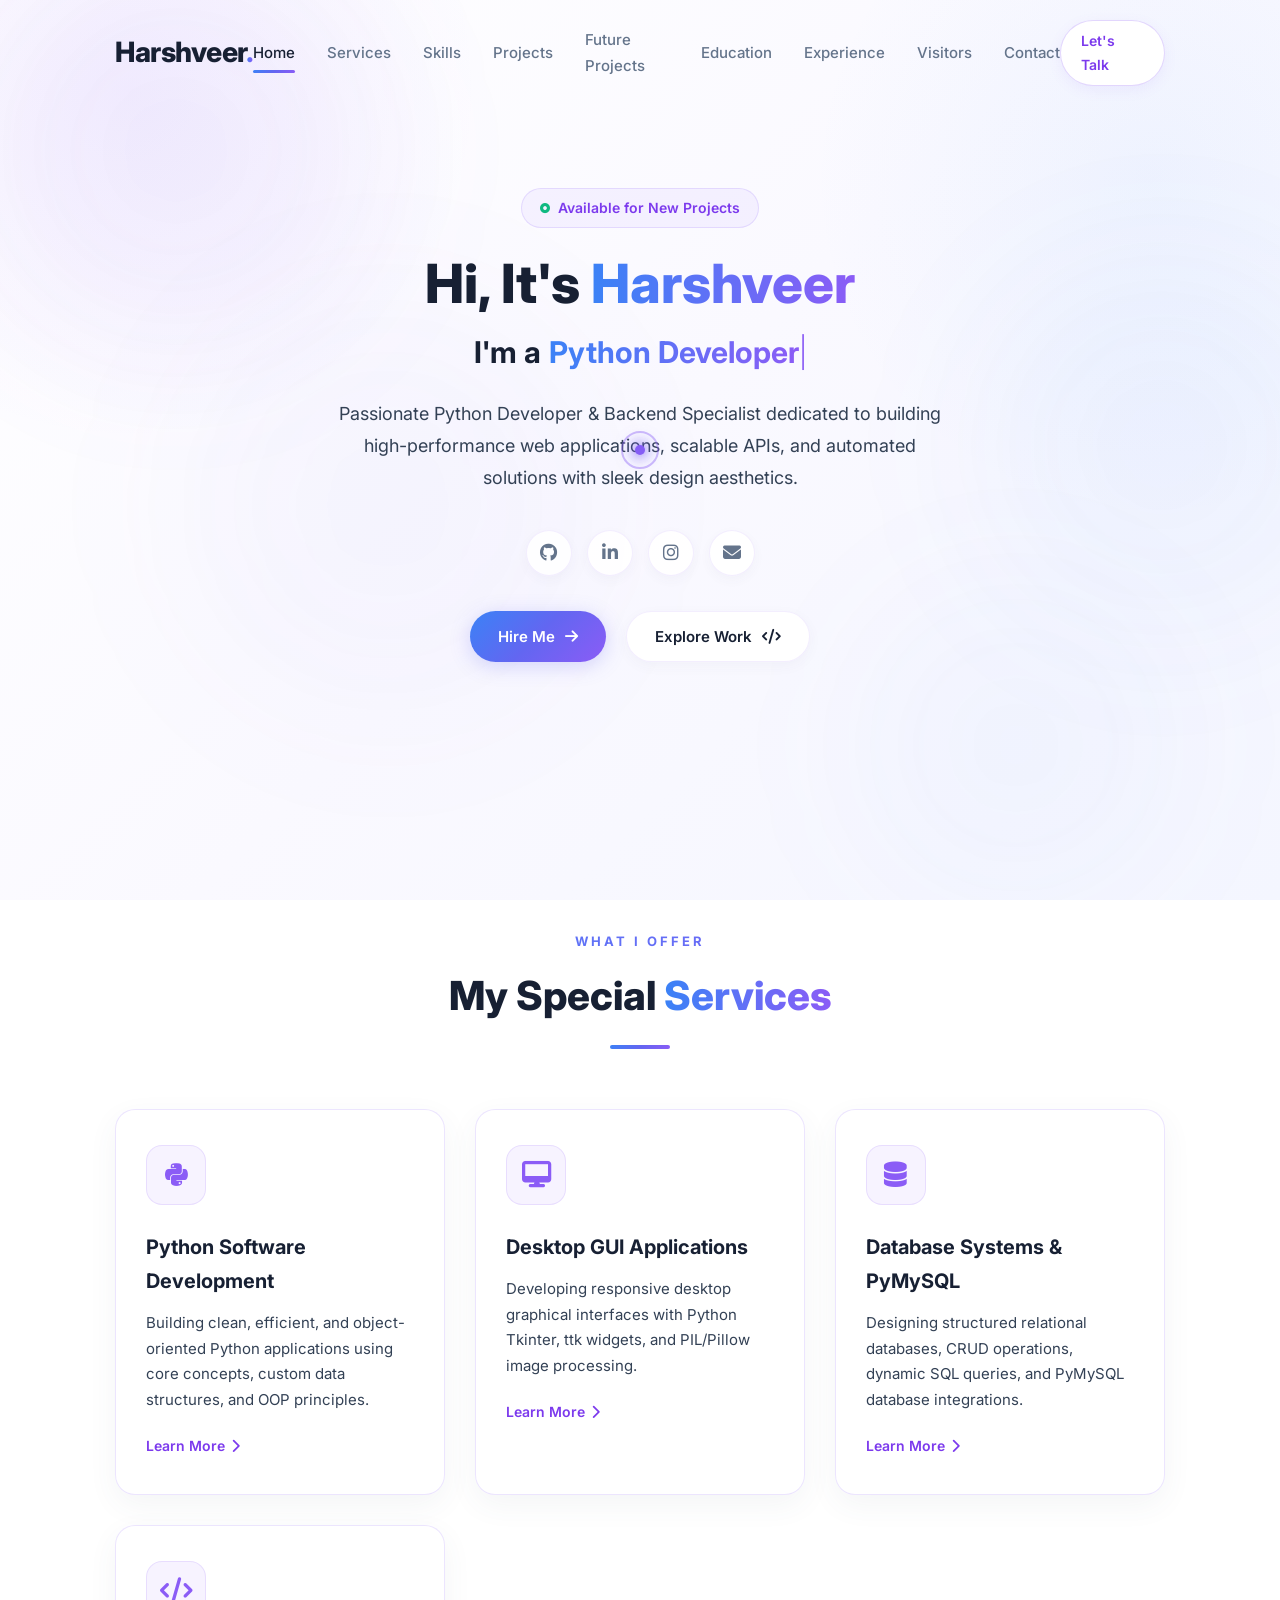
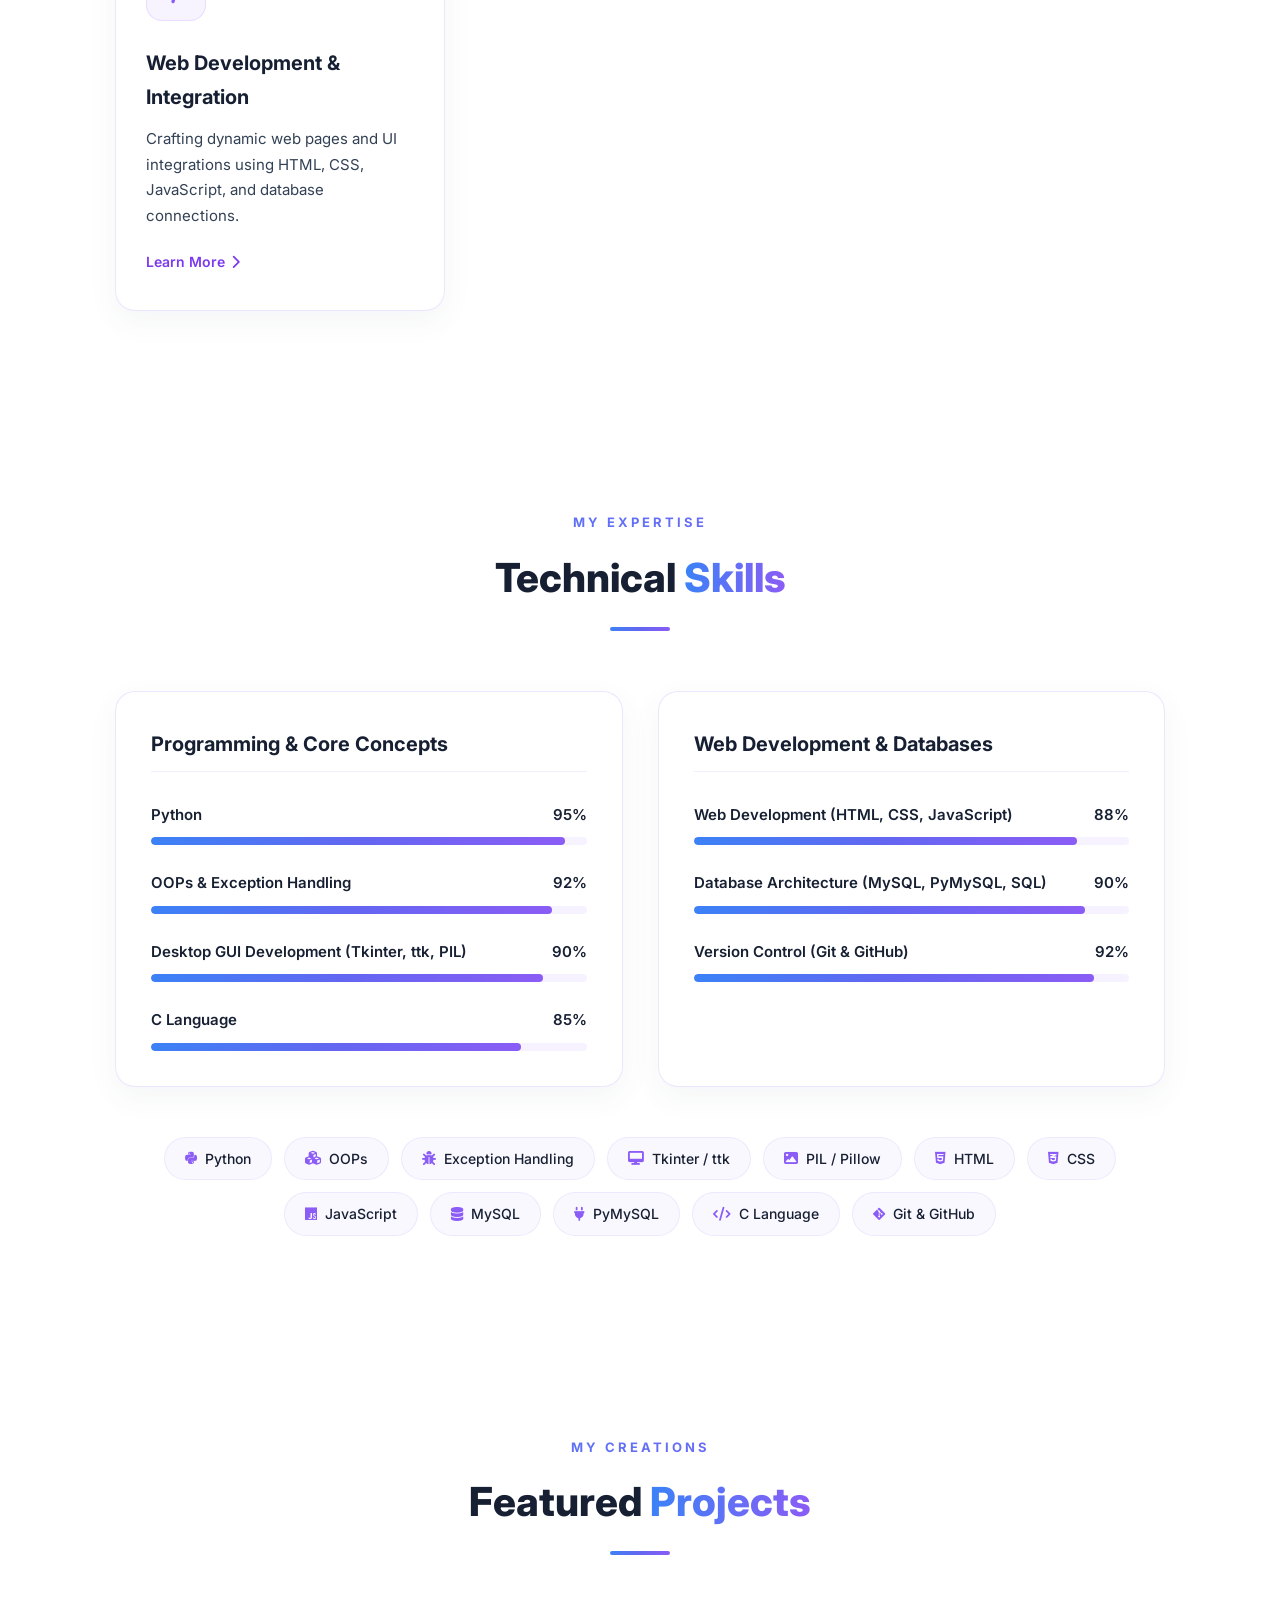
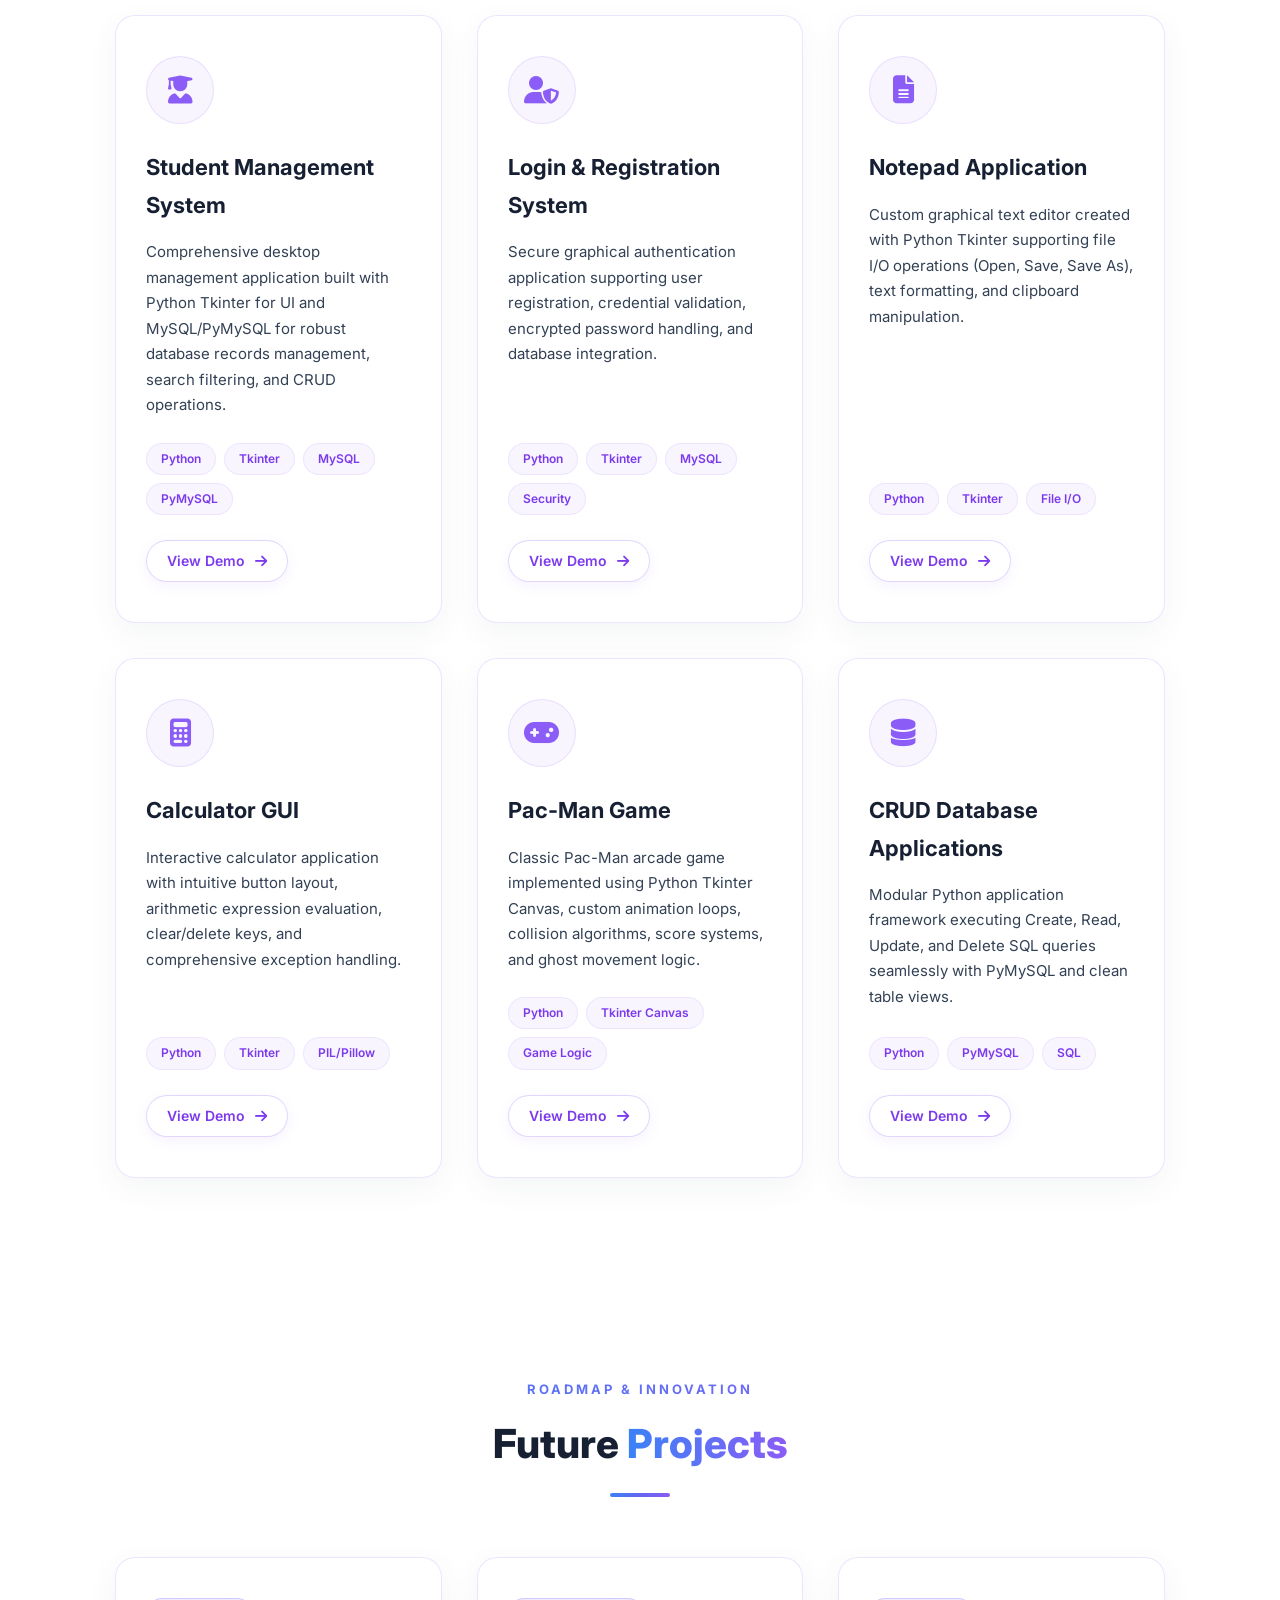
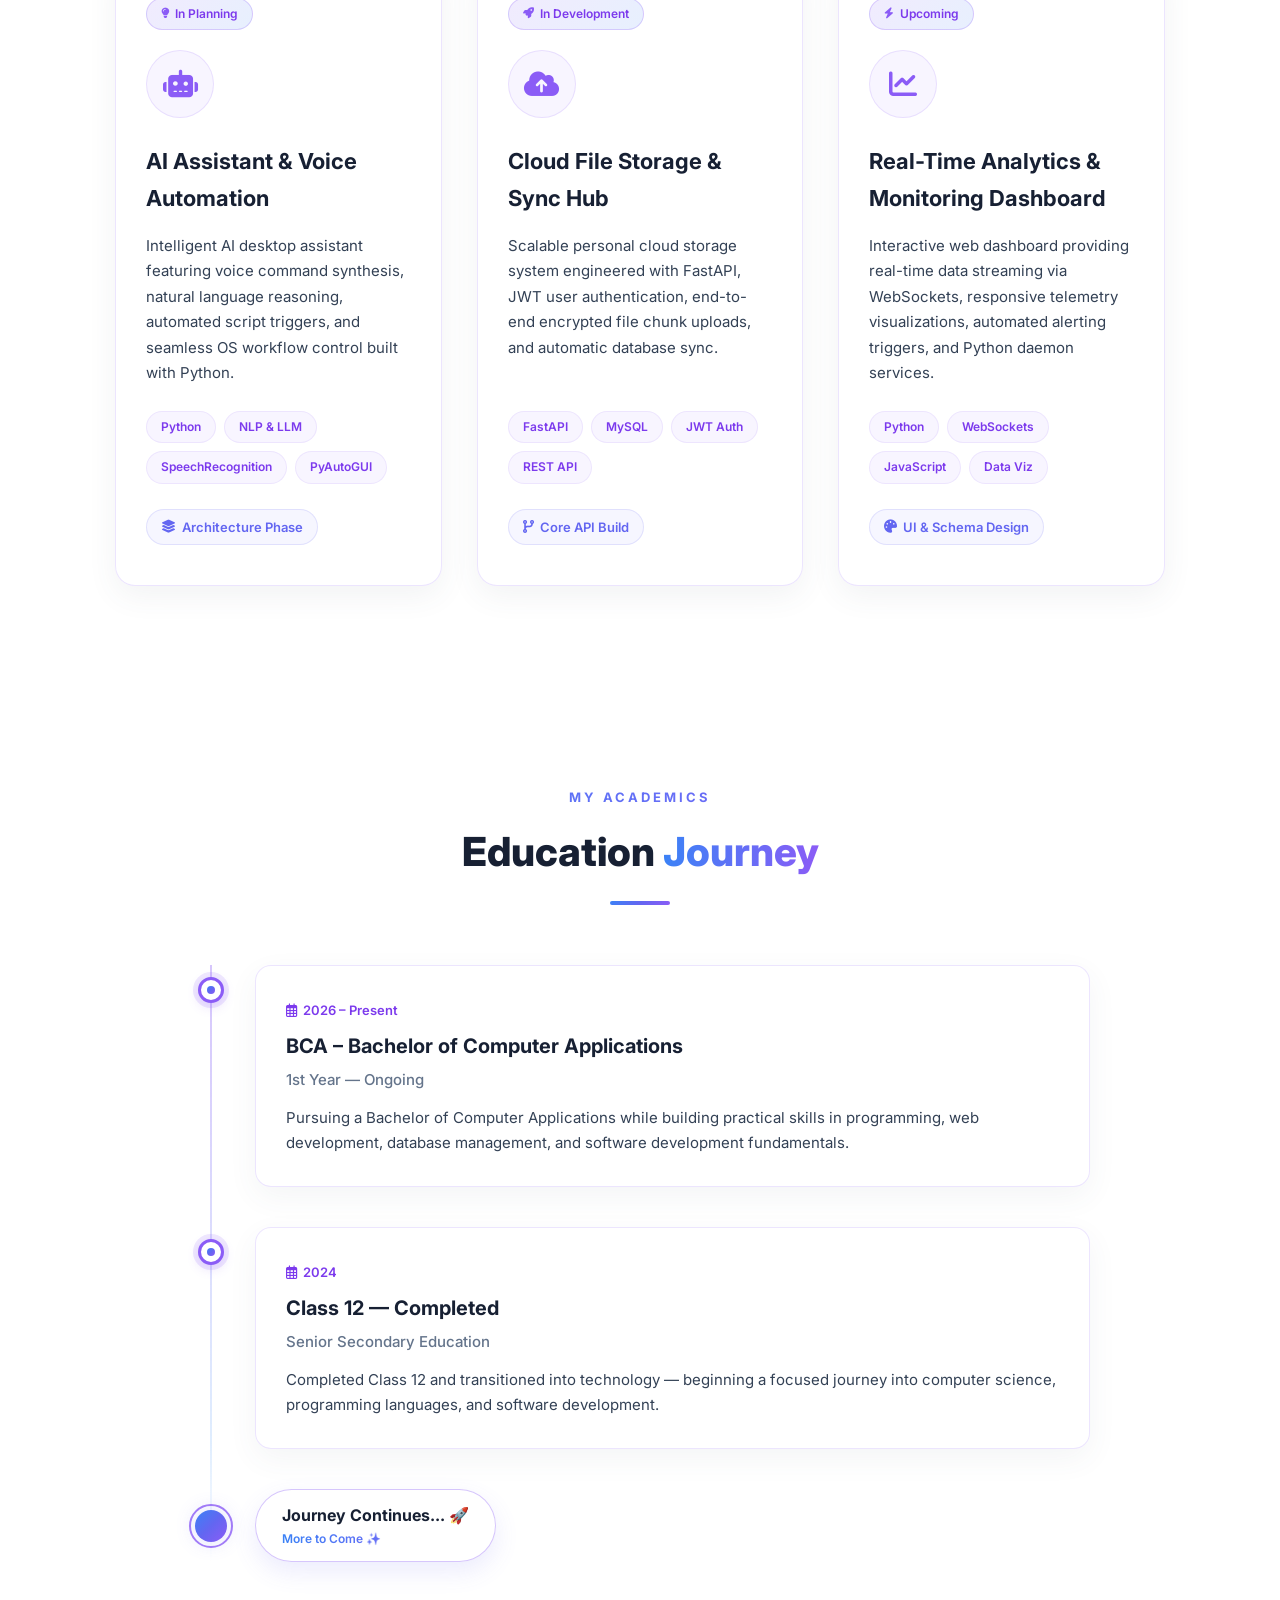
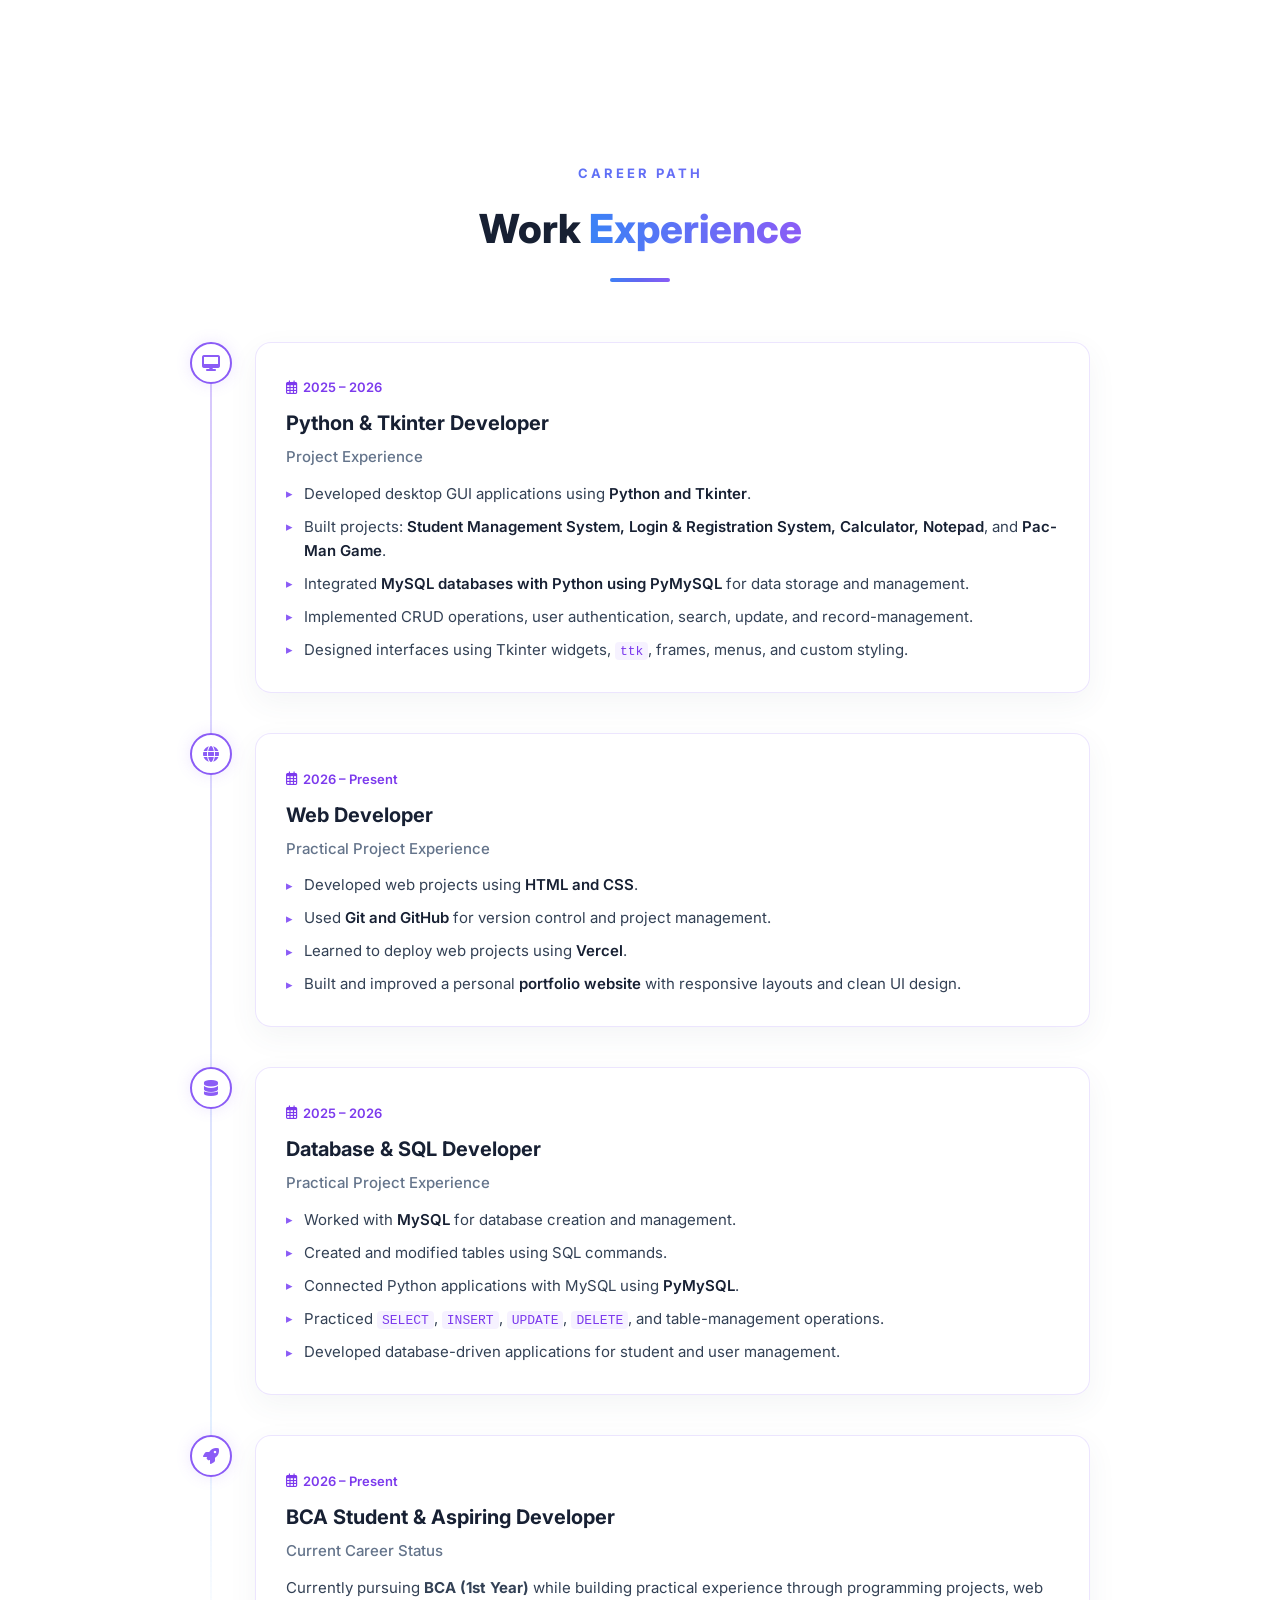
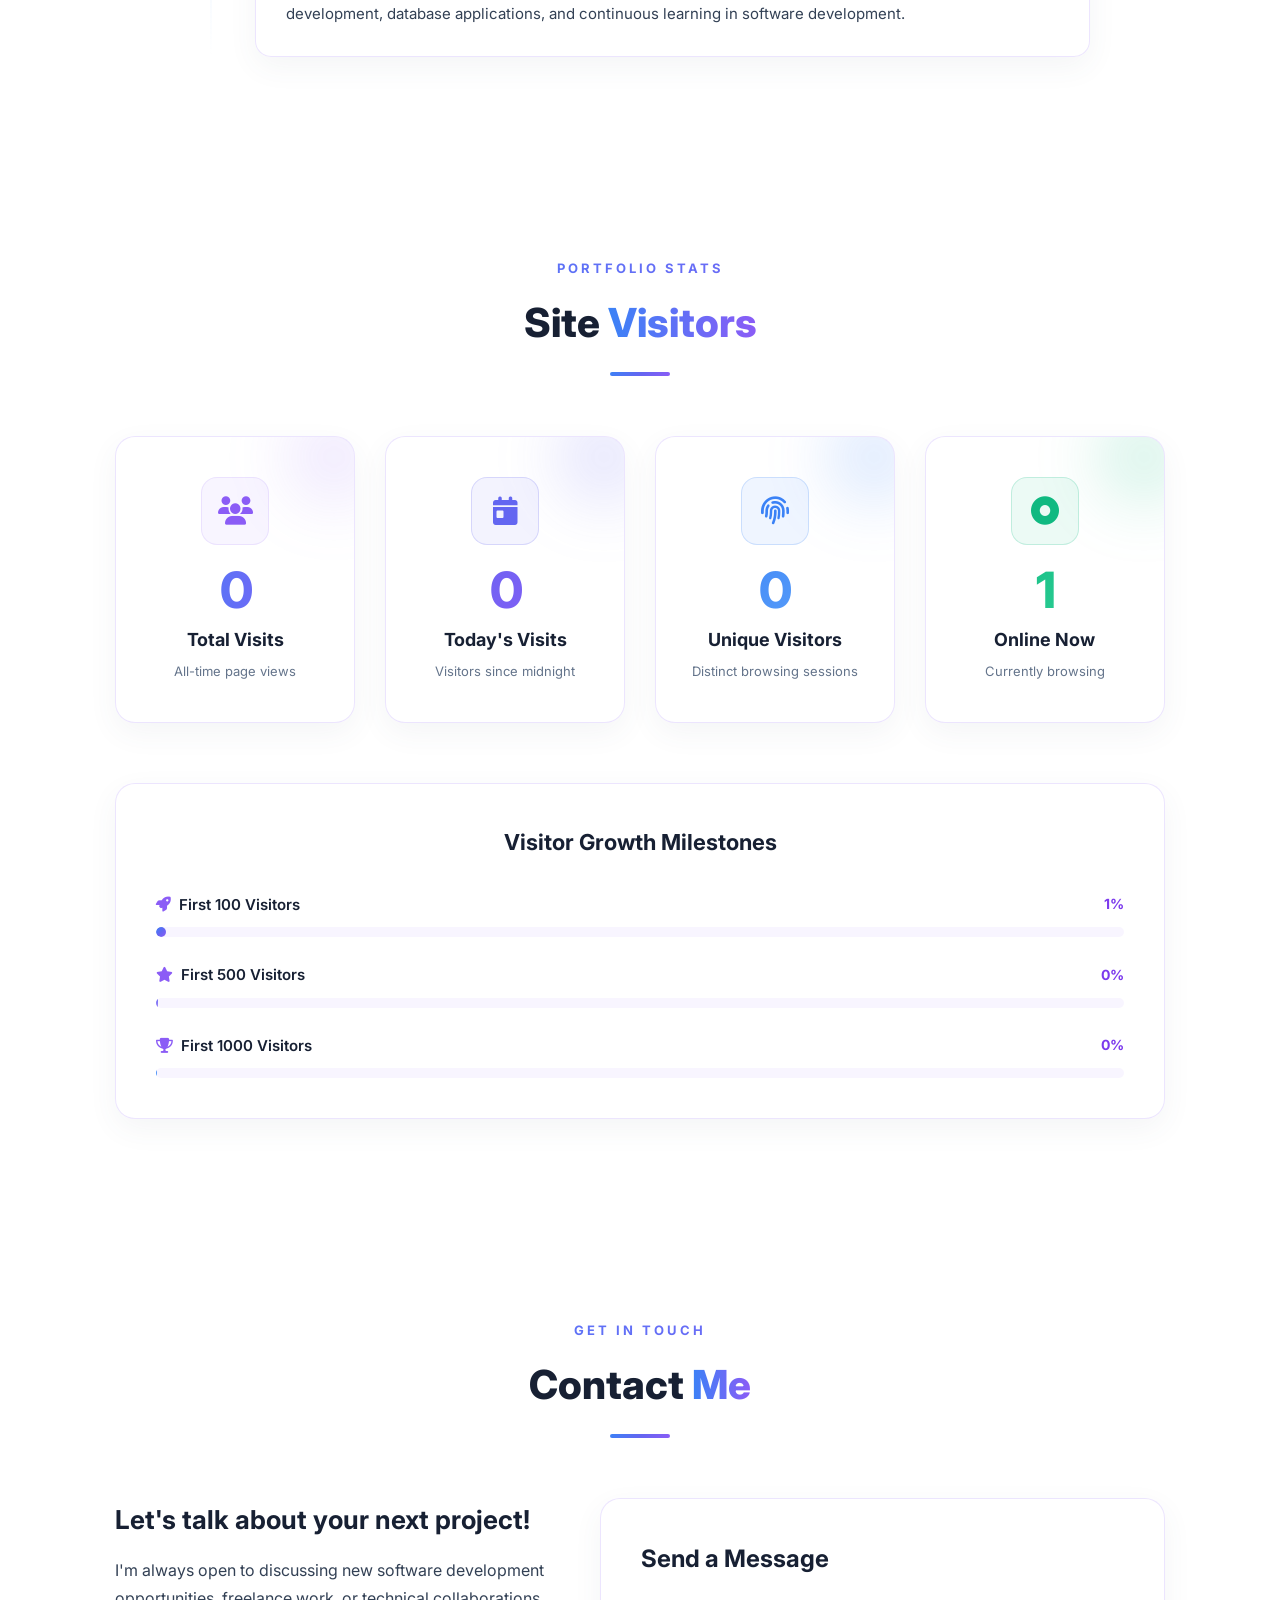
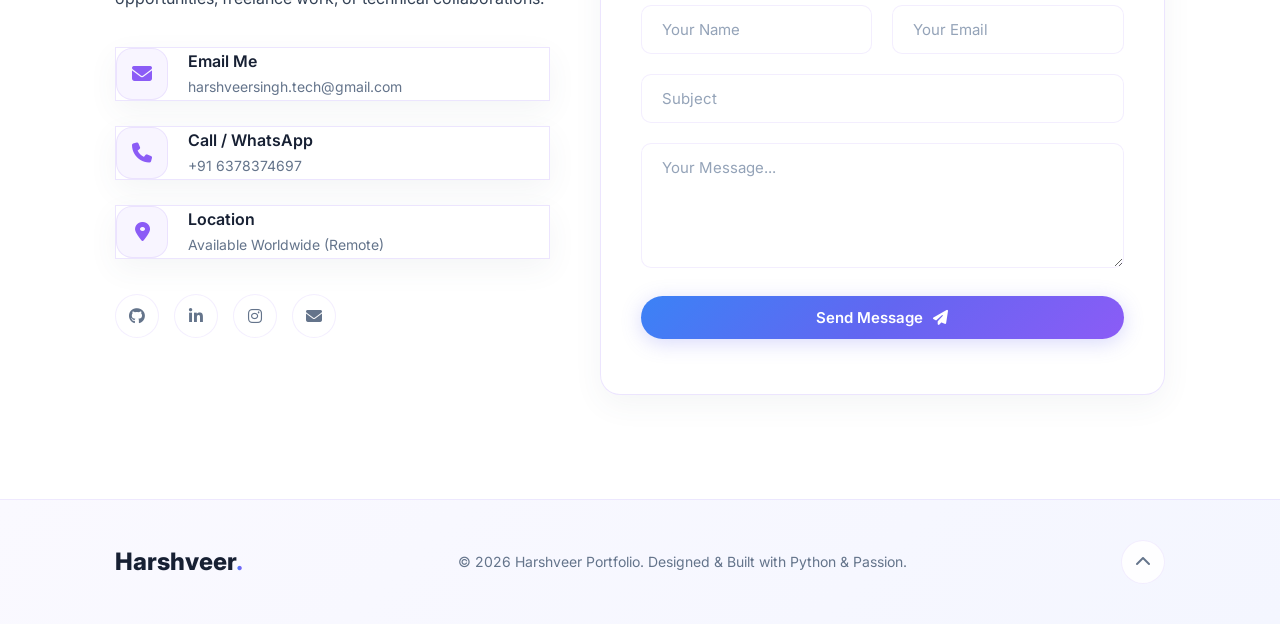
<file: index.html>
<!DOCTYPE html>
<html lang="en">

<head>
    <meta charset="UTF-8">
    <meta name="viewport" content="width=device-width, initial-scale=1.0">
    <title>Harshveer | Python Developer & Software Engineer</title>
    <!-- Google Fonts -->
    <link rel="preconnect" href="https://fonts.googleapis.com">
    <link rel="preconnect" href="https://fonts.gstatic.com" crossorigin>
    <link
        href="https://fonts.googleapis.com/css2?family=Inter:wght@300;400;500;600;700;800&family=Outfit:wght@300;400;500;600;700;800&family=Poppins:wght@300;400;500;600;700&display=swap"
        rel="stylesheet">
    <!-- AOS CSS -->
    <link href="https://unpkg.com/aos@2.3.1/dist/aos.css" rel="stylesheet">
    <!-- Font Awesome 6.5.1 CDN -->
    <link rel="stylesheet" href="https://cdnjs.cloudflare.com/ajax/libs/font-awesome/6.5.1/css/all.min.css">
    <!-- Custom Stylesheet -->
    <link rel="stylesheet" href="style.css">
</head>

<body>

    <!-- Subtle Ambient Animated Background Elements -->
    <div class="bg-decorations" aria-hidden="true">
        <div class="blob blob-1"></div>
        <div class="blob blob-2"></div>
        <div class="blob blob-3"></div>
        <div class="blob blob-4"></div>
    </div>

    <!-- Cursor Trail -->
    <div class="cursor-dot" id="cursorDot"></div>
    <div class="cursor-ring" id="cursorRing"></div>

    <!-- Header Navigation -->
    <header id="header">
        <a href="#home" class="logo">Harshveer<span>.</span></a>

        <nav class="navbar" id="navbar">
            <a href="#home" class="nav-link active">Home</a>
            <a href="#services" class="nav-link">Services</a>
            <a href="#skills" class="nav-link">Skills</a>
            <a href="#projects" class="nav-link">Projects</a>
            <a href="#future-projects" class="nav-link">Future Projects</a>
            <a href="#education" class="nav-link">Education</a>
            <a href="#experience" class="nav-link">Experience</a>
            <a href="#visitors" class="nav-link">Visitors</a>
            <a href="#contact" class="nav-link">Contact</a>
        </nav>

        <div class="header-btns">
            <a href="#contact" class="btn btn-sm">Let's Talk</a>
            <div class="menu-btn" id="menu-btn" aria-label="Toggle Menu">
                <i class="fas fa-bars"></i>
            </div>
        </div>
    </header>

    <!-- Hero Section -->
    <section class="home" id="home">
        <div class="home-content">
            <div class="greeting-badge" data-aos="fade-down" data-aos-duration="700">
                <i class="fas fa-circle-dot"></i> Available for New Projects
            </div>
            <h1 data-aos="fade-up" data-aos-duration="900" data-aos-delay="100">Hi, It's <span>Harshveer</span></h1>
            <h3 class="role-heading" data-aos="fade-up" data-aos-duration="900" data-aos-delay="200">I'm a <span class="typing-text"></span><span class="typing-cursor">|</span></h3>
            <p class="description" data-aos="fade-up" data-aos-duration="900" data-aos-delay="300">
                Passionate Python Developer & Backend Specialist dedicated to building high-performance web
                applications, scalable APIs, and automated solutions with sleek design aesthetics.
            </p>

            <div class="social-icons" data-aos="zoom-in" data-aos-duration="700" data-aos-delay="400">
                <a href="https://github.com/harshveer-dev" target="_blank" rel="noopener noreferrer" aria-label="Github"><i class="fab fa-github"></i></a>
                <a href="https://www.linkedin.com/in/harsh-veer-73a053422/" target="_blank" rel="noopener noreferrer" aria-label="LinkedIn"><i class="fab fa-linkedin-in"></i></a>
                <a href="https://www.instagram.com/tf.veerrrr?igsi=MXBjYTR1OHFxanZmaA==" target="_blank" rel="noopener noreferrer" aria-label="Instagram Profile"><i class="fab fa-instagram"></i></a>
                <a href="mailto:harshveersingh.tech@gmail.com" aria-label="Send Email"><i class="fas fa-envelope"></i></a>
            </div>

            <div class="cta-group" data-aos="fade-up" data-aos-duration="800" data-aos-delay="500">
                <a href="#contact" class="btn btn-primary">
                    <span>Hire Me</span>
                    <i class="fas fa-arrow-right"></i>
                </a>
                <a href="#services" class="btn btn-secondary">
                    <span>Explore Work</span>
                    <i class="fas fa-code"></i>
                </a>
            </div>
        </div>
    </section>

    <!-- Services Section -->
    <section class="services" id="services">
        <div class="section-header" data-aos="fade-up">
            <span class="sub-title">WHAT I OFFER</span>
            <h2>My Special <span>Services</span></h2>
            <div class="title-underline"></div>
        </div>

        <div class="services-container">
            <div class="service-card" data-aos="fade-up" data-aos-delay="100">
                <div class="glass-glow-overlay"></div>
                <div class="icon-box">
                    <i class="fab fa-python"></i>
                </div>
                <h3>Python Software Development</h3>
                <p>Building clean, efficient, and object-oriented Python applications using core concepts, custom data structures, and OOP principles.</p>
                <a href="#contact" class="card-link">Learn More <i class="fas fa-chevron-right"></i></a>
            </div>

            <div class="service-card" data-aos="fade-up" data-aos-delay="200">
                <div class="glass-glow-overlay"></div>
                <div class="icon-box">
                    <i class="fas fa-desktop"></i>
                </div>
                <h3>Desktop GUI Applications</h3>
                <p>Developing responsive desktop graphical interfaces with Python Tkinter, ttk widgets, and PIL/Pillow image processing.</p>
                <a href="#contact" class="card-link">Learn More <i class="fas fa-chevron-right"></i></a>
            </div>

            <div class="service-card" data-aos="fade-up" data-aos-delay="300">
                <div class="glass-glow-overlay"></div>
                <div class="icon-box">
                    <i class="fas fa-database"></i>
                </div>
                <h3>Database Systems & PyMySQL</h3>
                <p>Designing structured relational databases, CRUD operations, dynamic SQL queries, and PyMySQL database integrations.</p>
                <a href="#contact" class="card-link">Learn More <i class="fas fa-chevron-right"></i></a>
            </div>

            <div class="service-card" data-aos="fade-up" data-aos-delay="400">
                <div class="glass-glow-overlay"></div>
                <div class="icon-box">
                    <i class="fas fa-code"></i>
                </div>
                <h3>Web Development & Integration</h3>
                <p>Crafting dynamic web pages and UI integrations using HTML, CSS, JavaScript, and database connections.</p>
                <a href="#contact" class="card-link">Learn More <i class="fas fa-chevron-right"></i></a>
            </div>
        </div>
    </section>

    <!-- Skills Section -->
    <section class="skills" id="skills">
        <div class="section-header" data-aos="fade-up">
            <span class="sub-title">MY EXPERTISE</span>
            <h2>Technical <span>Skills</span></h2>
            <div class="title-underline"></div>
        </div>

        <div class="skills-wrapper">
            <div class="skills-column" data-aos="fade-right" data-aos-delay="100">
                <h3>Programming & Core Concepts</h3>

                <div class="skill-box">
                    <div class="skill-info">
                        <span>Python</span>
                        <span>95%</span>
                    </div>
                    <div class="skill-bar">
                        <div class="bar-fill" style="width: 95%;"></div>
                    </div>
                </div>

                <div class="skill-box">
                    <div class="skill-info">
                        <span>OOPs & Exception Handling</span>
                        <span>92%</span>
                    </div>
                    <div class="skill-bar">
                        <div class="bar-fill" style="width: 92%;"></div>
                    </div>
                </div>

                <div class="skill-box">
                    <div class="skill-info">
                        <span>Desktop GUI Development (Tkinter, ttk, PIL)</span>
                        <span>90%</span>
                    </div>
                    <div class="skill-bar">
                        <div class="bar-fill" style="width: 90%;"></div>
                    </div>
                </div>

                <div class="skill-box">
                    <div class="skill-info">
                        <span>C Language</span>
                        <span>85%</span>
                    </div>
                    <div class="skill-bar">
                        <div class="bar-fill" style="width: 85%;"></div>
                    </div>
                </div>
            </div>

            <div class="skills-column" data-aos="fade-left" data-aos-delay="200">
                <h3>Web Development & Databases</h3>

                <div class="skill-box">
                    <div class="skill-info">
                        <span>Web Development (HTML, CSS, JavaScript)</span>
                        <span>88%</span>
                    </div>
                    <div class="skill-bar">
                        <div class="bar-fill" style="width: 88%;"></div>
                    </div>
                </div>

                <div class="skill-box">
                    <div class="skill-info">
                        <span>Database Architecture (MySQL, PyMySQL, SQL)</span>
                        <span>90%</span>
                    </div>
                    <div class="skill-bar">
                        <div class="bar-fill" style="width: 90%;"></div>
                    </div>
                </div>

                <div class="skill-box">
                    <div class="skill-info">
                        <span>Version Control (Git & GitHub)</span>
                        <span>92%</span>
                    </div>
                    <div class="skill-bar">
                        <div class="bar-fill" style="width: 92%;"></div>
                    </div>
                </div>
            </div>
        </div>

        <div class="tech-pills" data-aos="zoom-in" data-aos-delay="300">
            <span class="pill"><i class="fab fa-python"></i> Python</span>
            <span class="pill"><i class="fas fa-cubes"></i> OOPs</span>
            <span class="pill"><i class="fas fa-bug"></i> Exception Handling</span>
            <span class="pill"><i class="fas fa-desktop"></i> Tkinter / ttk</span>
            <span class="pill"><i class="fas fa-image"></i> PIL / Pillow</span>
            <span class="pill"><i class="fab fa-html5"></i> HTML</span>
            <span class="pill"><i class="fab fa-css3-alt"></i> CSS</span>
            <span class="pill"><i class="fab fa-js"></i> JavaScript</span>
            <span class="pill"><i class="fas fa-database"></i> MySQL</span>
            <span class="pill"><i class="fas fa-plug"></i> PyMySQL</span>
            <span class="pill"><i class="fas fa-code"></i> C Language</span>
            <span class="pill"><i class="fab fa-git-alt"></i> Git & GitHub</span>
        </div>
    </section>

    <!-- Projects Section -->
    <section class="projects" id="projects">
        <div class="section-header" data-aos="fade-up">
            <span class="sub-title">MY CREATIONS</span>
            <h2>Featured <span>Projects</span></h2>
            <div class="title-underline"></div>
        </div>

        <div class="projects-container">
            <div class="project-card" data-aos="fade-up" data-aos-delay="100">
                <div class="glass-glow-overlay"></div>
                <div class="project-icon">
                    <i class="fas fa-user-graduate"></i>
                </div>
                <h3>Student Management System</h3>
                <p>Comprehensive desktop management application built with Python Tkinter for UI and MySQL/PyMySQL for
                    robust database records management, search filtering, and CRUD operations.</p>
                <div class="project-tags">
                    <span>Python</span>
                    <span>Tkinter</span>
                    <span>MySQL</span>
                    <span>PyMySQL</span>
                </div>
                <div class="project-links">
                    <a href="#contact" class="btn btn-sm">View Demo <i class="fas fa-arrow-right"></i></a>
                </div>
            </div>

            <div class="project-card" data-aos="fade-up" data-aos-delay="200">
                <div class="glass-glow-overlay"></div>
                <div class="project-icon">
                    <i class="fas fa-user-shield"></i>
                </div>
                <h3>Login & Registration System</h3>
                <p>Secure graphical authentication application supporting user registration, credential validation,
                    encrypted password handling, and database integration.</p>
                <div class="project-tags">
                    <span>Python</span>
                    <span>Tkinter</span>
                    <span>MySQL</span>
                    <span>Security</span>
                </div>
                <div class="project-links">
                    <a href="#contact" class="btn btn-sm">View Demo <i class="fas fa-arrow-right"></i></a>
                </div>
            </div>

            <div class="project-card" data-aos="fade-up" data-aos-delay="300">
                <div class="glass-glow-overlay"></div>
                <div class="project-icon">
                    <i class="fas fa-file-lines"></i>
                </div>
                <h3>Notepad Application</h3>
                <p>Custom graphical text editor created with Python Tkinter supporting file I/O operations (Open, Save,
                    Save As), text formatting, and clipboard manipulation.</p>
                <div class="project-tags">
                    <span>Python</span>
                    <span>Tkinter</span>
                    <span>File I/O</span>
                </div>
                <div class="project-links">
                    <a href="#contact" class="btn btn-sm">View Demo <i class="fas fa-arrow-right"></i></a>
                </div>
            </div>

            <div class="project-card" data-aos="fade-up" data-aos-delay="400">
                <div class="glass-glow-overlay"></div>
                <div class="project-icon">
                    <i class="fas fa-calculator"></i>
                </div>
                <h3>Calculator GUI</h3>
                <p>Interactive calculator application with intuitive button layout, arithmetic expression evaluation,
                    clear/delete keys, and comprehensive exception handling.</p>
                <div class="project-tags">
                    <span>Python</span>
                    <span>Tkinter</span>
                    <span>PIL/Pillow</span>
                </div>
                <div class="project-links">
                    <a href="#contact" class="btn btn-sm">View Demo <i class="fas fa-arrow-right"></i></a>
                </div>
            </div>

            <div class="project-card" data-aos="fade-up" data-aos-delay="500">
                <div class="glass-glow-overlay"></div>
                <div class="project-icon">
                    <i class="fas fa-gamepad"></i>
                </div>
                <h3>Pac-Man Game</h3>
                <p>Classic Pac-Man arcade game implemented using Python Tkinter Canvas, custom animation loops,
                    collision algorithms, score systems, and ghost movement logic.</p>
                <div class="project-tags">
                    <span>Python</span>
                    <span>Tkinter Canvas</span>
                    <span>Game Logic</span>
                </div>
                <div class="project-links">
                    <a href="#contact" class="btn btn-sm">View Demo <i class="fas fa-arrow-right"></i></a>
                </div>
            </div>

            <div class="project-card" data-aos="fade-up" data-aos-delay="600">
                <div class="glass-glow-overlay"></div>
                <div class="project-icon">
                    <i class="fas fa-database"></i>
                </div>
                <h3>CRUD Database Applications</h3>
                <p>Modular Python application framework executing Create, Read, Update, and Delete SQL queries
                    seamlessly with PyMySQL and clean table views.</p>
                <div class="project-tags">
                    <span>Python</span>
                    <span>PyMySQL</span>
                    <span>SQL</span>
                </div>
                <div class="project-links">
                    <a href="#contact" class="btn btn-sm">View Demo <i class="fas fa-arrow-right"></i></a>
                </div>
            </div>
        </div>
    </section>

    <!-- Future Projects Section (Glassmorphism & Interactive Effects) -->
    <section class="future-projects" id="future-projects">
        <div class="section-header" data-aos="fade-up">
            <span class="sub-title">ROADMAP &amp; INNOVATION</span>
            <h2>Future <span>Projects</span></h2>
            <div class="title-underline"></div>
        </div>

        <div class="future-projects-container">
            <div class="glass-project-card" data-aos="fade-up" data-aos-delay="100">
                <div class="glass-glow-overlay"></div>
                <div class="future-badge"><i class="fas fa-lightbulb"></i> In Planning</div>
                <div class="project-icon">
                    <i class="fas fa-robot"></i>
                </div>
                <h3>AI Assistant &amp; Voice Automation</h3>
                <p>Intelligent AI desktop assistant featuring voice command synthesis, natural language reasoning, automated script triggers, and seamless OS workflow control built with Python.</p>
                <div class="project-tags">
                    <span>Python</span>
                    <span>NLP &amp; LLM</span>
                    <span>SpeechRecognition</span>
                    <span>PyAutoGUI</span>
                </div>
                <div class="project-links">
                    <span class="glass-link"><i class="fas fa-layer-group"></i> Architecture Phase</span>
                </div>
            </div>

            <div class="glass-project-card" data-aos="fade-up" data-aos-delay="200">
                <div class="glass-glow-overlay"></div>
                <div class="future-badge"><i class="fas fa-rocket"></i> In Development</div>
                <div class="project-icon">
                    <i class="fas fa-cloud-arrow-up"></i>
                </div>
                <h3>Cloud File Storage &amp; Sync Hub</h3>
                <p>Scalable personal cloud storage system engineered with FastAPI, JWT user authentication, end-to-end encrypted file chunk uploads, and automatic database sync.</p>
                <div class="project-tags">
                    <span>FastAPI</span>
                    <span>MySQL</span>
                    <span>JWT Auth</span>
                    <span>REST API</span>
                </div>
                <div class="project-links">
                    <span class="glass-link"><i class="fas fa-code-branch"></i> Core API Build</span>
                </div>
            </div>

            <div class="glass-project-card" data-aos="fade-up" data-aos-delay="300">
                <div class="glass-glow-overlay"></div>
                <div class="future-badge"><i class="fas fa-bolt"></i> Upcoming</div>
                <div class="project-icon">
                    <i class="fas fa-chart-line"></i>
                </div>
                <h3>Real-Time Analytics &amp; Monitoring Dashboard</h3>
                <p>Interactive web dashboard providing real-time data streaming via WebSockets, responsive telemetry visualizations, automated alerting triggers, and Python daemon services.</p>
                <div class="project-tags">
                    <span>Python</span>
                    <span>WebSockets</span>
                    <span>JavaScript</span>
                    <span>Data Viz</span>
                </div>
                <div class="project-links">
                    <span class="glass-link"><i class="fas fa-palette"></i> UI &amp; Schema Design</span>
                </div>
            </div>
        </div>
    </section>

    <!-- Education Section -->
    <section class="education" id="education">
        <div class="section-header" data-aos="fade-up">
            <span class="sub-title">MY ACADEMICS</span>
            <h2>Education <span>Journey</span></h2>
            <div class="title-underline"></div>
        </div>

        <div class="timeline education-timeline">
            <div class="timeline-item" data-aos="fade-right" data-aos-delay="100">
                <div class="timeline-dot"></div>
                <div class="timeline-content">
                    <span class="timeline-date"><i class="far fa-calendar-alt"></i> 2026 – Present</span>
                    <h3>BCA – Bachelor of Computer Applications</h3>
                    <h4>1st Year — Ongoing</h4>
                    <p>Pursuing a Bachelor of Computer Applications while building practical skills in programming,
                        web development, database management, and software development fundamentals.</p>
                </div>
            </div>

            <div class="timeline-item" data-aos="fade-left" data-aos-delay="200">
                <div class="timeline-dot"></div>
                <div class="timeline-content">
                    <span class="timeline-date"><i class="far fa-calendar-alt"></i> 2024</span>
                    <h3>Class 12 — Completed</h3>
                    <h4>Senior Secondary Education</h4>
                    <p>Completed Class 12 and transitioned into technology — beginning a focused journey into
                        computer science, programming languages, and software development.</p>
                </div>
            </div>

            <!-- Animated Timeline Ending Marker -->
            <div class="timeline-end-marker" data-aos="zoom-in" data-aos-delay="300">
                <div class="timeline-end-node">
                    <span class="timeline-end-pulse"></span>
                    <i class="fas fa-sparkles"></i>
                </div>
                <div class="timeline-end-pill">
                    <span class="timeline-end-title">Journey Continues... 🚀</span>
                    <span class="timeline-end-sub">More to Come ✨</span>
                </div>
            </div>
        </div>
    </section>

    <!-- Experience Section -->
    <section class="experience" id="experience">
        <div class="section-header" data-aos="fade-up">
            <span class="sub-title">CAREER PATH</span>
            <h2>Work <span>Experience</span></h2>
            <div class="title-underline"></div>
        </div>

        <div class="timeline">

            <!-- Python & Tkinter -->
            <div class="timeline-item" data-aos="fade-right" data-aos-delay="100">
                <div class="timeline-dot"><i class="fas fa-desktop"></i></div>
                <div class="timeline-content">
                    <span class="timeline-date"><i class="far fa-calendar-alt"></i> 2025 – 2026</span>
                    <h3>Python &amp; Tkinter Developer</h3>
                    <h4>Project Experience</h4>
                    <ul class="timeline-list">
                        <li>Developed desktop GUI applications using <strong>Python and Tkinter</strong>.</li>
                        <li>Built projects: <strong>Student Management System, Login &amp; Registration System, Calculator, Notepad</strong>, and <strong>Pac-Man Game</strong>.</li>
                        <li>Integrated <strong>MySQL databases with Python using PyMySQL</strong> for data storage and management.</li>
                        <li>Implemented CRUD operations, user authentication, search, update, and record-management.</li>
                        <li>Designed interfaces using Tkinter widgets, <code>ttk</code>, frames, menus, and custom styling.</li>
                    </ul>
                </div>
            </div>

            <!-- Web Development -->
            <div class="timeline-item" data-aos="fade-left" data-aos-delay="200">
                <div class="timeline-dot"><i class="fas fa-globe"></i></div>
                <div class="timeline-content">
                    <span class="timeline-date"><i class="far fa-calendar-alt"></i> 2026 – Present</span>
                    <h3>Web Developer</h3>
                    <h4>Practical Project Experience</h4>
                    <ul class="timeline-list">
                        <li>Developed web projects using <strong>HTML and CSS</strong>.</li>
                        <li>Used <strong>Git and GitHub</strong> for version control and project management.</li>
                        <li>Learned to deploy web projects using <strong>Vercel</strong>.</li>
                        <li>Built and improved a personal <strong>portfolio website</strong> with responsive layouts and clean UI design.</li>
                    </ul>
                </div>
            </div>

            <!-- Database & SQL -->
            <div class="timeline-item" data-aos="fade-right" data-aos-delay="300">
                <div class="timeline-dot"><i class="fas fa-database"></i></div>
                <div class="timeline-content">
                    <span class="timeline-date"><i class="far fa-calendar-alt"></i> 2025 – 2026</span>
                    <h3>Database &amp; SQL Developer</h3>
                    <h4>Practical Project Experience</h4>
                    <ul class="timeline-list">
                        <li>Worked with <strong>MySQL</strong> for database creation and management.</li>
                        <li>Created and modified tables using SQL commands.</li>
                        <li>Connected Python applications with MySQL using <strong>PyMySQL</strong>.</li>
                        <li>Practiced <code>SELECT</code>, <code>INSERT</code>, <code>UPDATE</code>, <code>DELETE</code>, and table-management operations.</li>
                        <li>Developed database-driven applications for student and user management.</li>
                    </ul>
                </div>
            </div>

            <!-- Current Status -->
            <div class="timeline-item" data-aos="fade-left" data-aos-delay="400">
                <div class="timeline-dot"><i class="fas fa-rocket"></i></div>
                <div class="timeline-content">
                    <span class="timeline-date"><i class="far fa-calendar-alt"></i> 2026 – Present</span>
                    <h3>BCA Student &amp; Aspiring Developer</h3>
                    <h4>Current Career Status</h4>
                    <p>Currently pursuing <strong>BCA (1st Year)</strong> while building practical experience through programming projects, web development, database applications, and continuous learning in software development.</p>
                </div>
            </div>

        </div>
    </section>

    <!-- Visitors Section -->
    <section class="visitors" id="visitors">
        <div class="section-header" data-aos="fade-up">
            <span class="sub-title">PORTFOLIO STATS</span>
            <h2>Site <span>Visitors</span></h2>
            <div class="title-underline"></div>
        </div>

        <div class="visitors-grid">
            <!-- Total Visits -->
            <div class="visitor-card" data-aos="fade-up" data-aos-delay="100">
                <div class="visitor-card-glow"></div>
                <div class="visitor-icon-box">
                    <i class="fas fa-users"></i>
                </div>
                <div class="visitor-count" id="totalVisits">0</div>
                <div class="visitor-label">Total Visits</div>
                <div class="visitor-sub">All-time page views</div>
            </div>

            <!-- Today's Visits -->
            <div class="visitor-card" data-aos="fade-up" data-aos-delay="200">
                <div class="visitor-card-glow" style="background: rgba(99,102,241,0.15);"></div>
                <div class="visitor-icon-box" style="background: rgba(99,102,241,0.08); border-color: rgba(99,102,241,0.2); color: #6366f1;">
                    <i class="fas fa-calendar-day"></i>
                </div>
                <div class="visitor-count" id="todayVisits" style="background: linear-gradient(135deg,#6366f1,#8b5cf6); -webkit-background-clip: text; -webkit-text-fill-color: transparent;">0</div>
                <div class="visitor-label">Today's Visits</div>
                <div class="visitor-sub">Visitors since midnight</div>
            </div>

            <!-- Unique Visitors -->
            <div class="visitor-card" data-aos="fade-up" data-aos-delay="300">
                <div class="visitor-card-glow" style="background: rgba(59,130,246,0.15);"></div>
                <div class="visitor-icon-box" style="background: rgba(59,130,246,0.08); border-color: rgba(59,130,246,0.2); color: #3b82f6;">
                    <i class="fas fa-fingerprint"></i>
                </div>
                <div class="visitor-count" id="uniqueVisits" style="background: linear-gradient(135deg,#3b82f6,#60a5fa); -webkit-background-clip: text; -webkit-text-fill-color: transparent;">0</div>
                <div class="visitor-label">Unique Visitors</div>
                <div class="visitor-sub">Distinct browsing sessions</div>
            </div>

            <!-- Live Online Status -->
            <div class="visitor-card" data-aos="fade-up" data-aos-delay="400">
                <div class="visitor-card-glow" style="background: rgba(16,185,129,0.15);"></div>
                <div class="visitor-icon-box" style="background: rgba(16,185,129,0.08); border-color: rgba(16,185,129,0.2); color: #10b981;">
                    <i class="fas fa-circle-dot"></i>
                </div>
                <div class="visitor-count" id="onlineNow" style="background: linear-gradient(135deg,#10b981,#34d399); -webkit-background-clip: text; -webkit-text-fill-color: transparent;">1</div>
                <div class="visitor-label">Online Now</div>
                <div class="visitor-sub">Currently browsing</div>
            </div>
        </div>

        <!-- Progress Bar Strip -->
        <div class="visitor-progress-section" data-aos="fade-up" data-aos-delay="200">
            <h3 class="visitor-progress-title">Visitor Growth Milestones</h3>
            <div class="visitor-milestones">
                <div class="milestone-item">
                    <div class="milestone-header">
                        <span class="milestone-label"><i class="fas fa-rocket"></i> First 100 Visitors</span>
                        <span class="milestone-pct" id="m1Pct">0%</span>
                    </div>
                    <div class="milestone-bar"><div class="milestone-fill" id="m1Fill" style="background: var(--accent-gradient);"></div></div>
                </div>
                <div class="milestone-item">
                    <div class="milestone-header">
                        <span class="milestone-label"><i class="fas fa-star"></i> First 500 Visitors</span>
                        <span class="milestone-pct" id="m2Pct">0%</span>
                    </div>
                    <div class="milestone-bar"><div class="milestone-fill" id="m2Fill" style="background: linear-gradient(135deg,#6366f1,#a78bfa);"></div></div>
                </div>
                <div class="milestone-item">
                    <div class="milestone-header">
                        <span class="milestone-label"><i class="fas fa-trophy"></i> First 1000 Visitors</span>
                        <span class="milestone-pct" id="m3Pct">0%</span>
                    </div>
                    <div class="milestone-bar"><div class="milestone-fill" id="m3Fill" style="background: linear-gradient(135deg,#3b82f6,#60a5fa);"></div></div>
                </div>
            </div>
        </div>
    </section>

    <!-- Contact Section -->
    <section class="contact" id="contact">
        <div class="section-header" data-aos="fade-up">
            <span class="sub-title">GET IN TOUCH</span>
            <h2>Contact <span>Me</span></h2>
            <div class="title-underline"></div>
        </div>

        <div class="contact-wrapper">
            <div class="contact-info" data-aos="fade-right" data-aos-delay="100">
                <h3>Let's talk about your next project!</h3>
                <p>I'm always open to discussing new software development opportunities, freelance work, or technical
                    collaborations.</p>

                <div class="info-card">
                    <div class="info-icon"><i class="fas fa-envelope"></i></div>
                    <div>
                        <h4>Email Me</h4>
                        <p><a href="mailto:harshveersingh.tech@gmail.com"
                                style="color: inherit;">harshveersingh.tech@gmail.com</a></p>
                    </div>
                </div>

                <div class="info-card">
                    <div class="info-icon"><i class="fas fa-phone"></i></div>
                    <div>
                        <h4>Call / WhatsApp</h4>
                        <p><a href="tel:+916378374697" style="color: inherit;">+91 6378374697</a></p>
                    </div>
                </div>

                <div class="info-card">
                    <div class="info-icon"><i class="fas fa-location-dot"></i></div>
                    <div>
                        <h4>Location</h4>
                        <p>Available Worldwide (Remote)</p>
                    </div>
                </div>

                <div class="contact-socials">
                    <a href="https://github.com/harshveer-dev" target="_blank" rel="noopener noreferrer" aria-label="Github"><i class="fab fa-github"></i></a>
                    <a href="https://www.linkedin.com/in/harsh-veer-73a053422/" target="_blank" rel="noopener noreferrer" aria-label="LinkedIn"><i class="fab fa-linkedin-in"></i></a>
                    <a href="https://www.instagram.com/tf.veerrrr?igsi=MXBjYTR1OHFxanZmaA==" target="_blank" rel="noopener noreferrer" aria-label="Instagram Profile"><i class="fab fa-instagram"></i></a>
                    <a href="mailto:harshveersingh.tech@gmail.com" aria-label="Send Email"><i class="fas fa-envelope"></i></a>
                </div>
            </div>

            <iframe name="hidden_iframe" id="hidden_iframe" style="display:none;"></iframe>
            <form action="https://formsubmit.co/harshveersingh.tech@gmail.com" method="POST" target="hidden_iframe" class="contact-form" data-aos="fade-left" data-aos-delay="200" id="contactForm">
                <!-- Disable Captcha to prevent redirecting inside the iframe -->
                <input type="hidden" name="_captcha" value="false">
                
                <h3>Send a Message</h3>
                <div class="input-group">
                    <div class="input-box">
                        <input type="text" id="name" name="name" required placeholder="Your Name">
                    </div>
                    <div class="input-box">
                        <input type="email" id="email" name="email" required placeholder="Your Email">
                    </div>
                </div>
                <div class="input-box">
                    <input type="text" id="subject" name="_subject" required placeholder="Subject">
                </div>
                <div class="input-box">
                    <textarea id="message" name="message" rows="5" required placeholder="Your Message..."></textarea>
                </div>
                <button type="submit" class="btn btn-primary btn-block">
                    <span>Send Message</span>
                    <i class="fas fa-paper-plane"></i>
                </button>
                <div class="form-status" id="formStatus"></div>
            </form>
        </div>
    </section>

    <!-- Footer -->
    <footer>
        <div class="footer-content">
            <a href="#home" class="footer-logo">Harshveer<span>.</span></a>
            <p>&copy; 2026 Harshveer Portfolio. Designed & Built with Python & Passion.</p>
            <div class="footer-socials">
                <a href="#home" class="scroll-top" title="Back to Top"><i class="fas fa-chevron-up"></i></a>
            </div>
        </div>
    </footer>

    <!-- AOS JS -->
    <script src="https://unpkg.com/aos@2.3.1/dist/aos.js"></script>
    <!-- Custom Script -->
    <script src="script.js"></script>
</body>

</html>
</file>
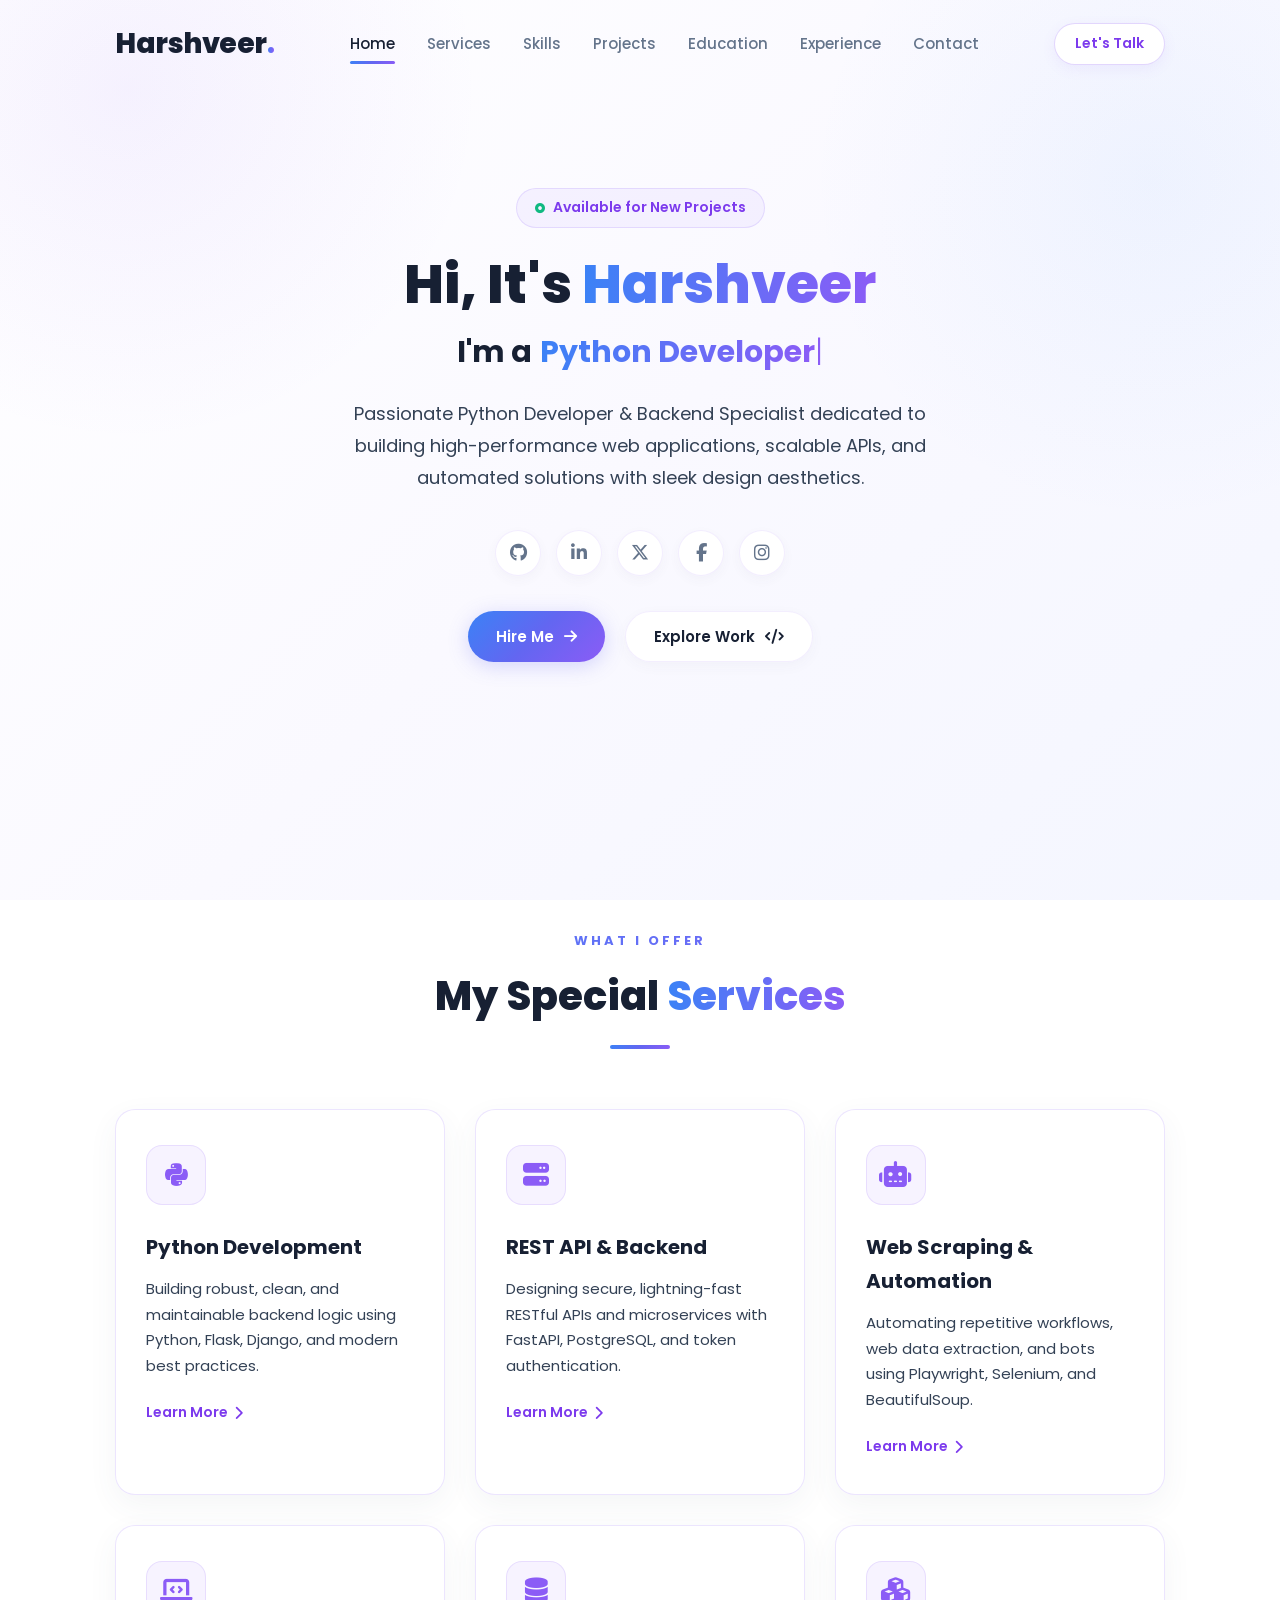
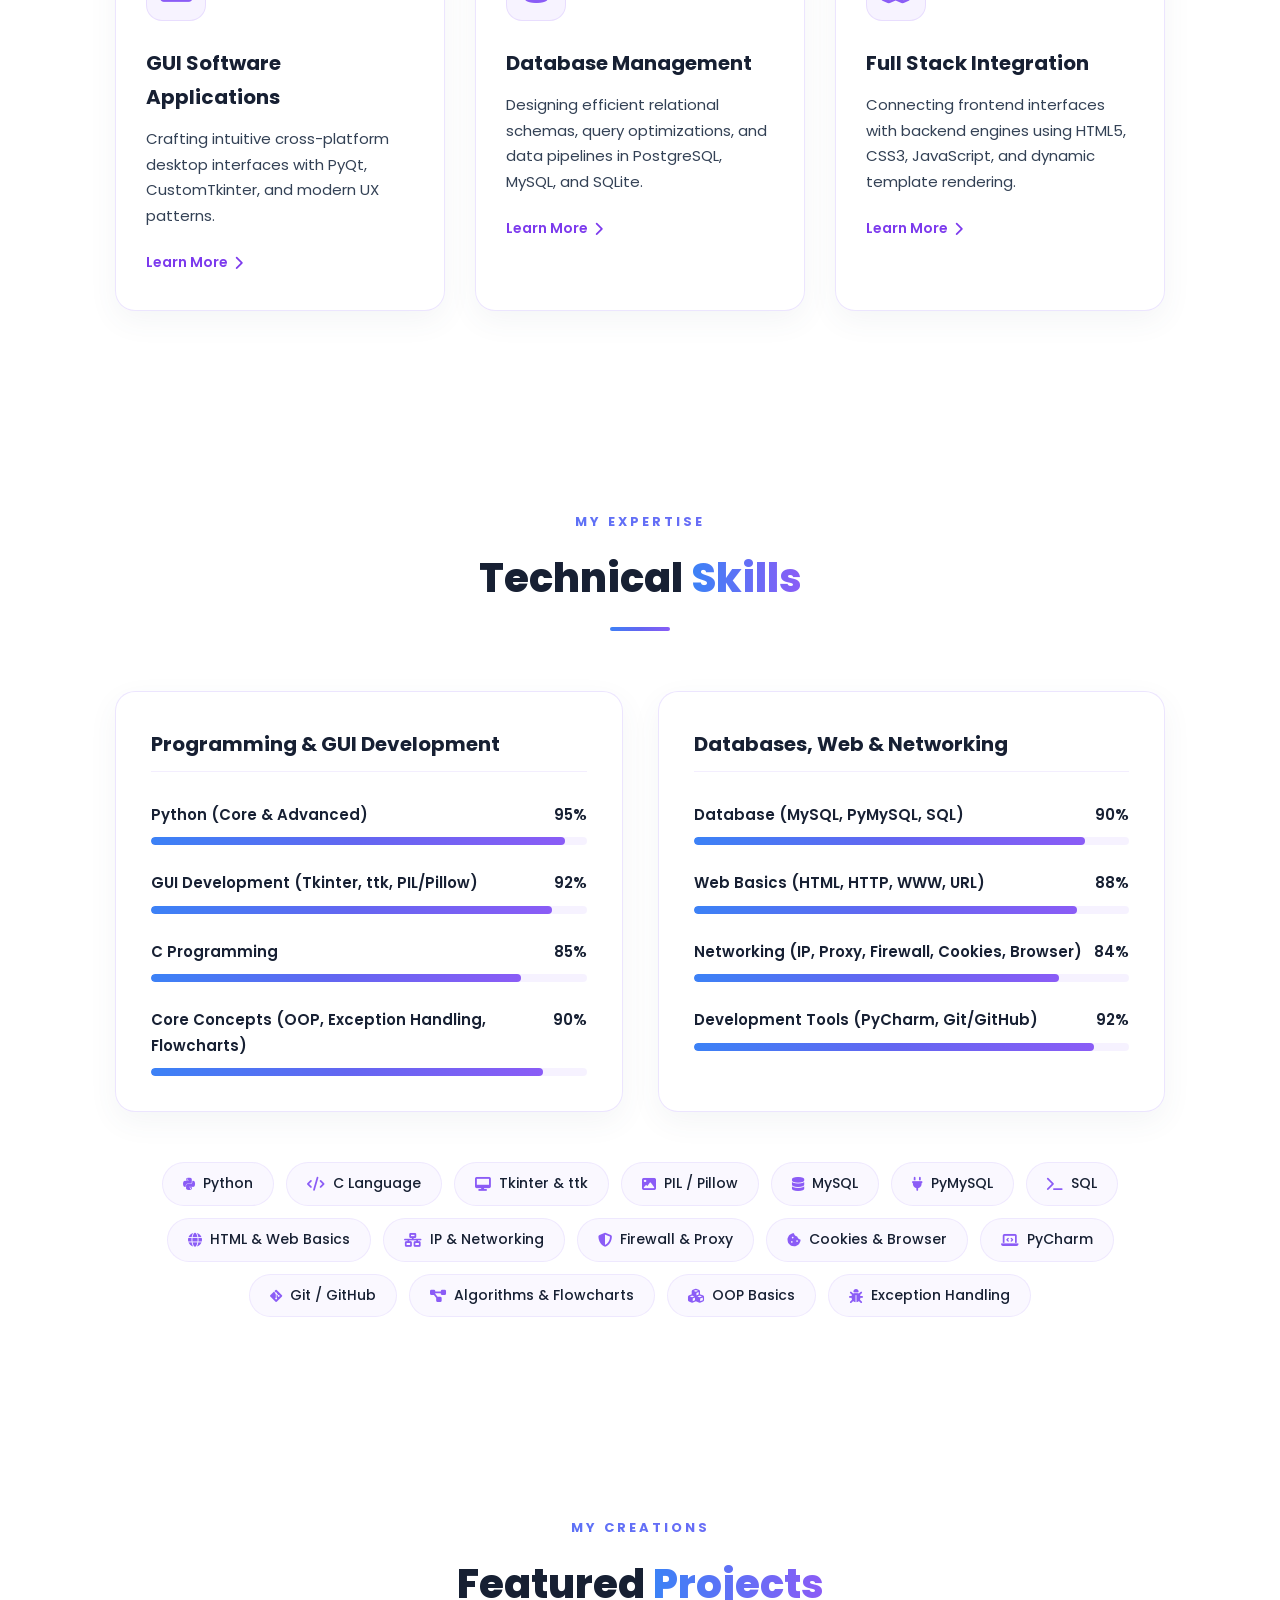
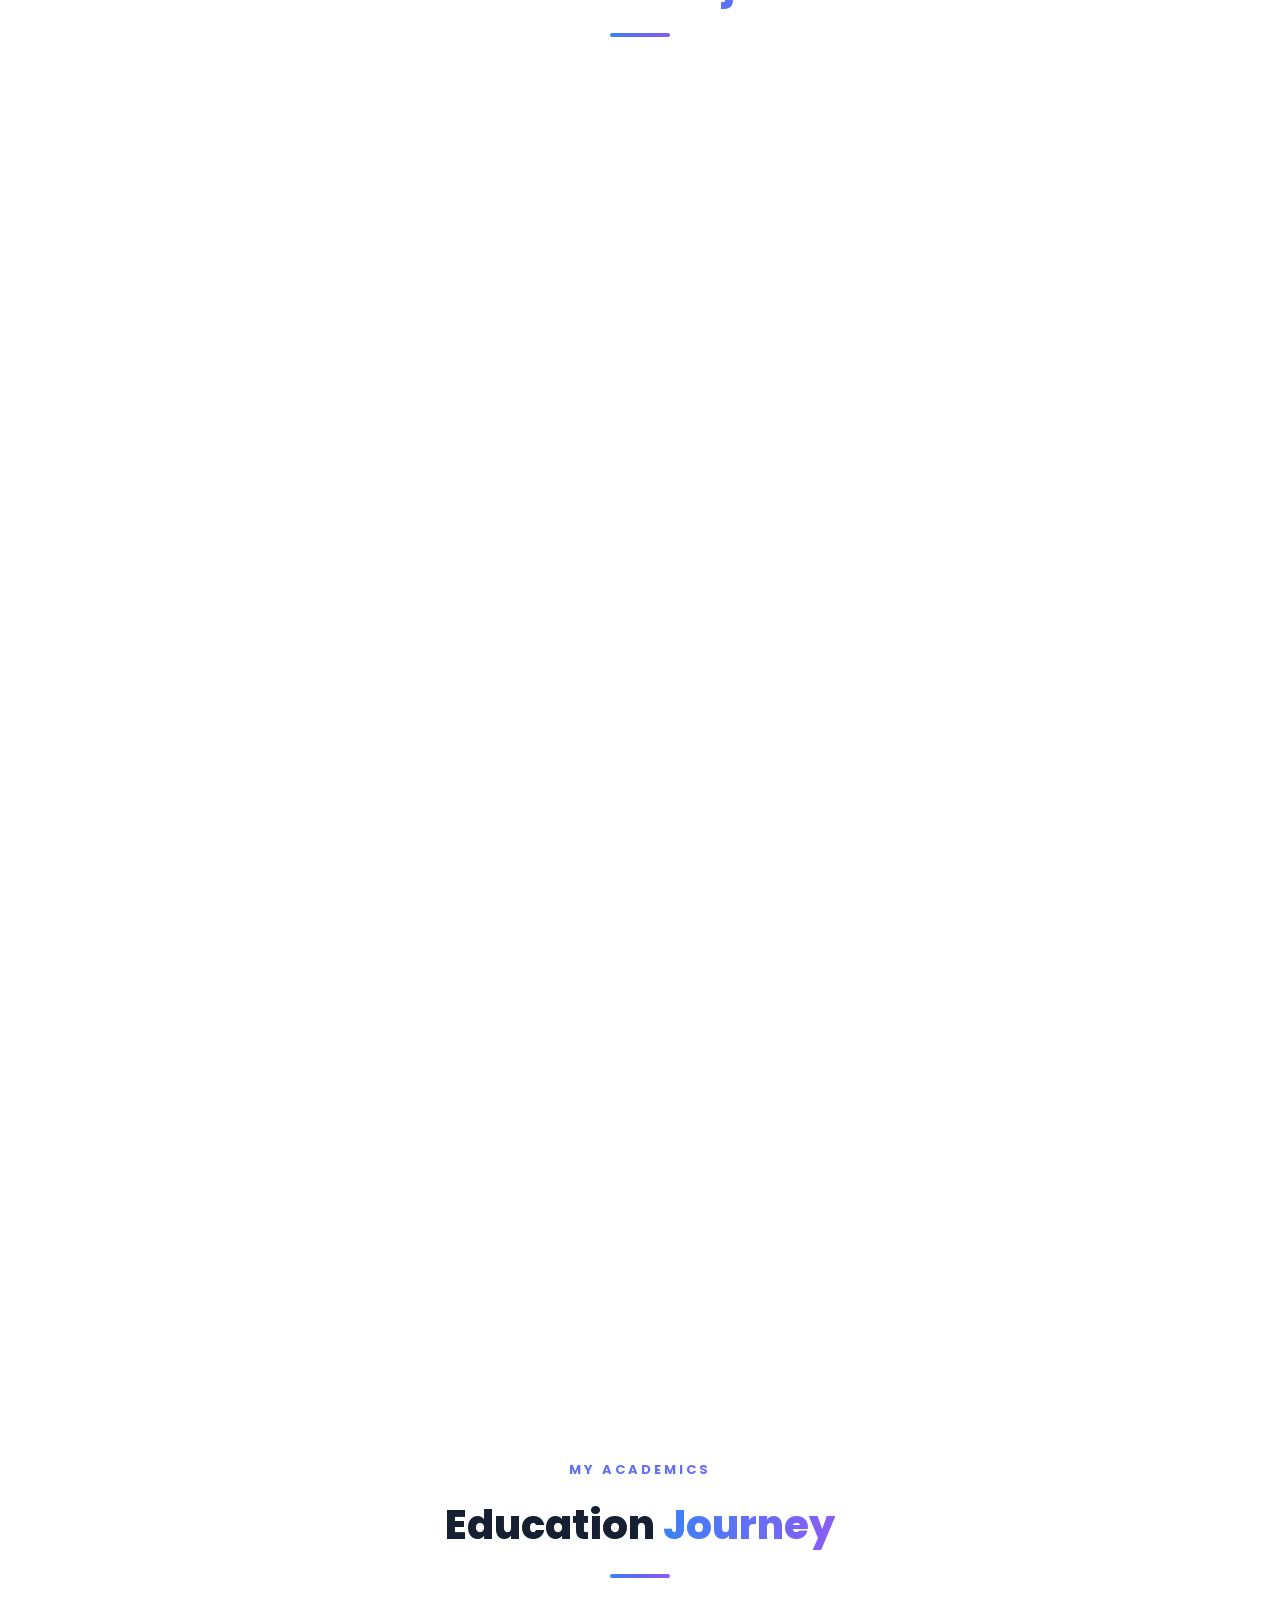
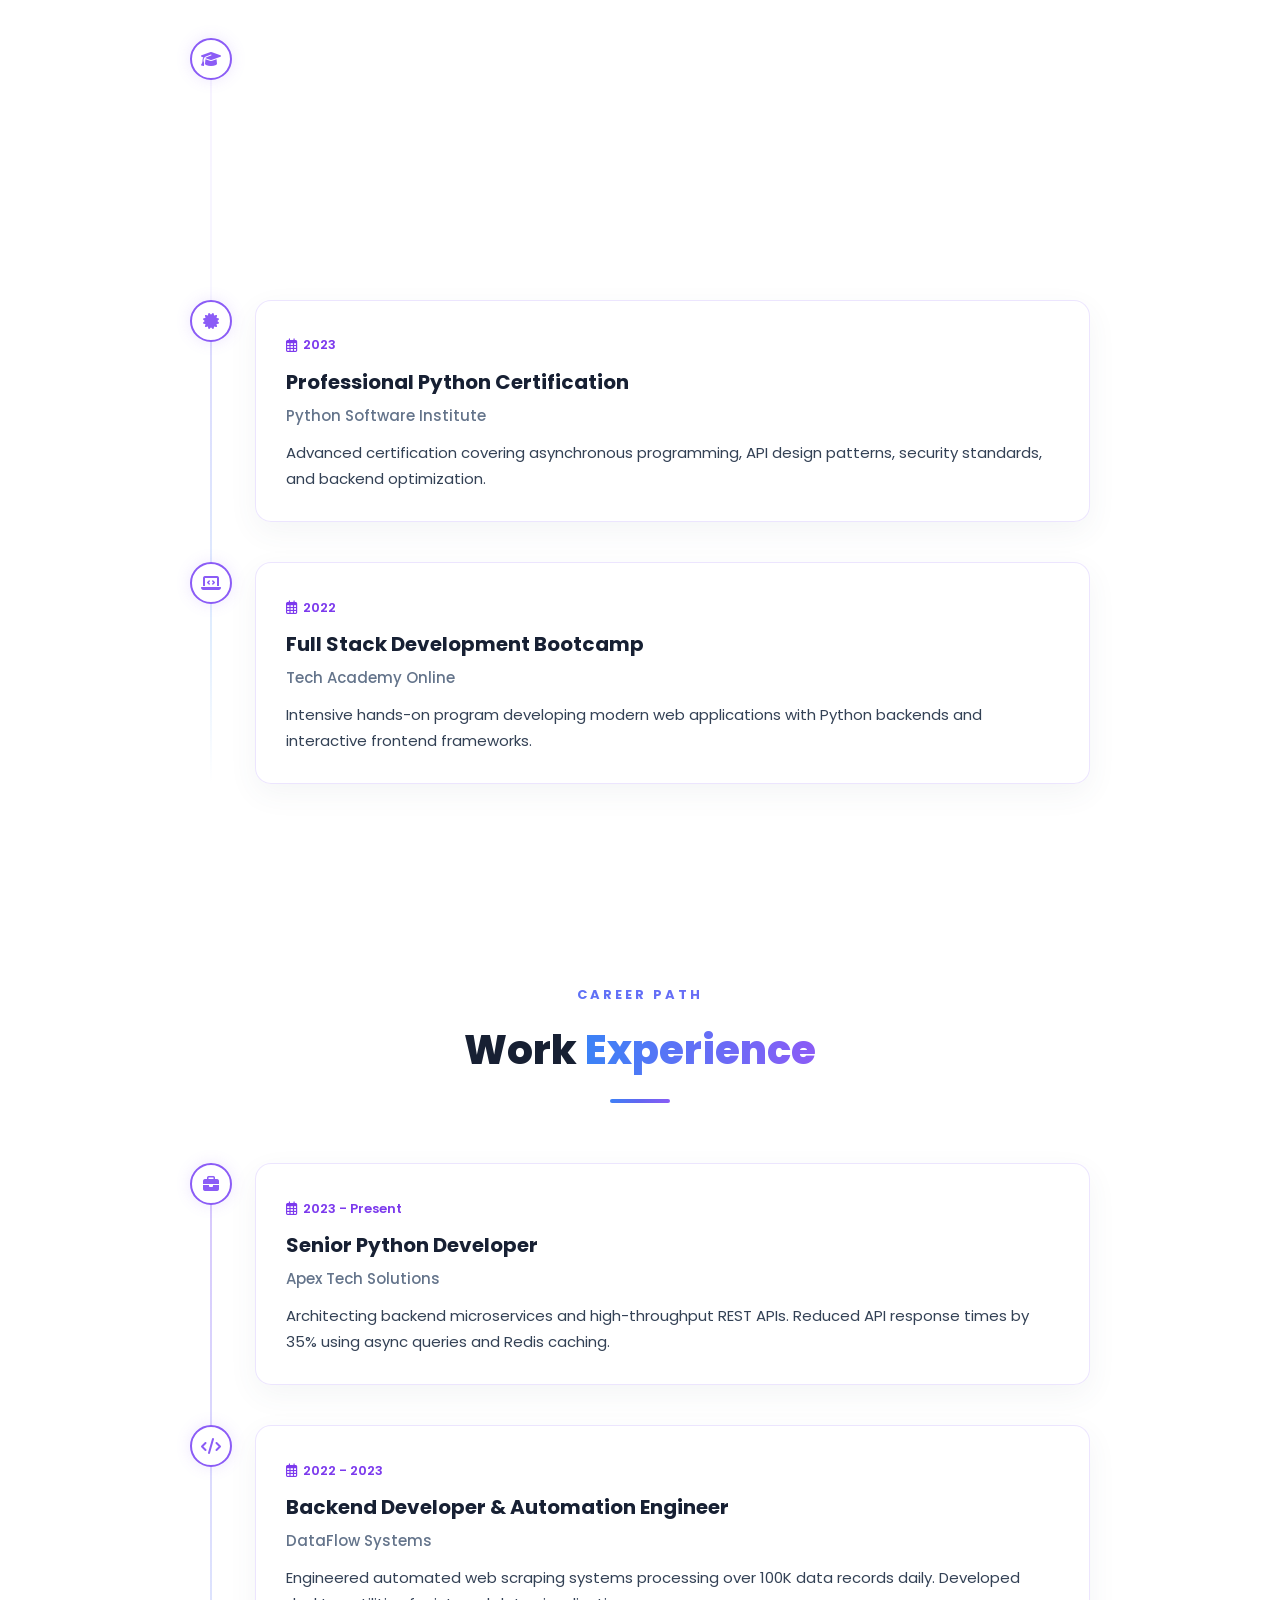
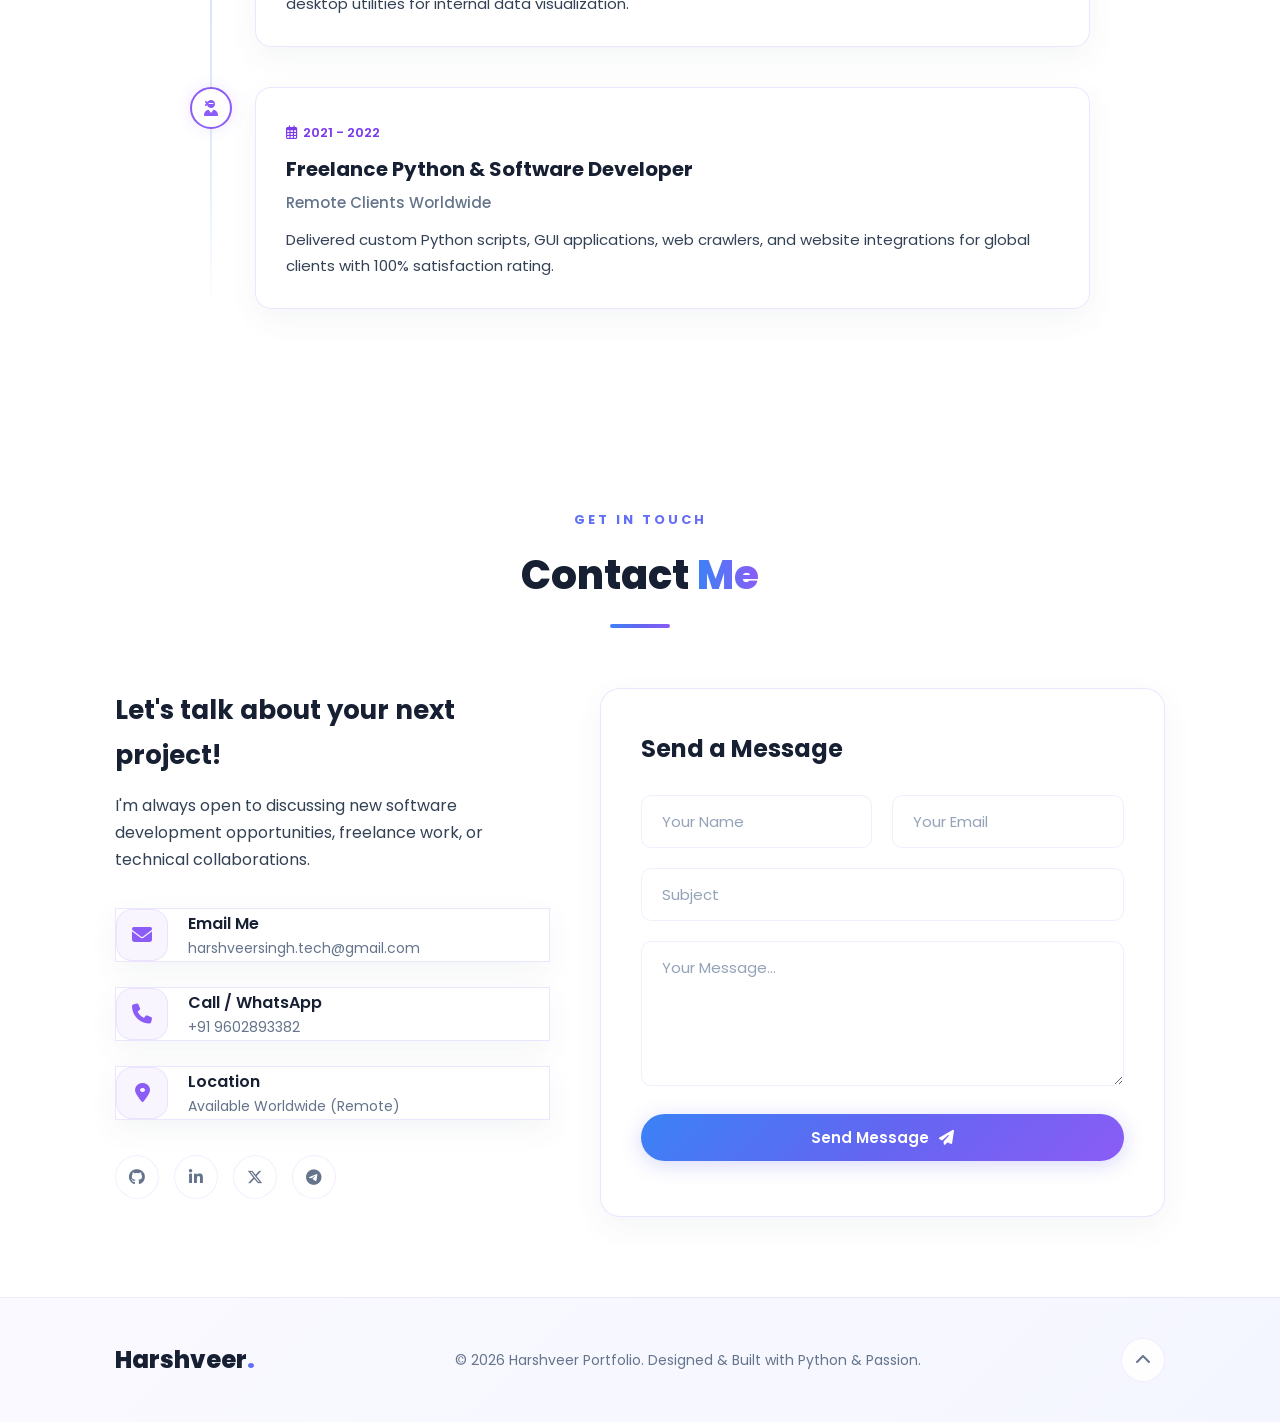
<file: index.html.html>
<!DOCTYPE html>
<html lang="en">

<head>
    <meta charset="UTF-8">
    <meta name="viewport" content="width=device-width, initial-scale=1.0">
    <title>Harshveer | Python Developer & Software Engineer</title>
    <!-- Google Fonts -->
    <link rel="preconnect" href="https://fonts.googleapis.com">
    <link rel="preconnect" href="https://fonts.gstatic.com" crossorigin>
    <link
        href="https://fonts.googleapis.com/css2?family=Outfit:wght@300;400;500;600;700;800&family=Poppins:wght@300;400;500;600;700&display=swap"
        rel="stylesheet">
    <!-- Font Awesome 6.5.1 CDN -->
    <link rel="stylesheet" href="https://cdnjs.cloudflare.com/ajax/libs/font-awesome/6.5.1/css/all.min.css">
    <!-- Custom Stylesheet -->
    <link rel="stylesheet" href="style.css">
</head>

<body>

    <!-- Header Navigation -->
    <header id="header">
        <a href="#home" class="logo">Harshveer<span>.</span></a>

        <nav class="navbar" id="navbar">
            <a href="#home" class="nav-link active">Home</a>
            <a href="#services" class="nav-link">Services</a>
            <a href="#skills" class="nav-link">Skills</a>
            <a href="#projects" class="nav-link">Projects</a>
            <a href="#education" class="nav-link">Education</a>
            <a href="#experience" class="nav-link">Experience</a>
            <a href="#contact" class="nav-link">Contact</a>
        </nav>

        <div class="header-btns">
            <a href="#contact" class="btn btn-sm">Let's Talk</a>
            <div class="menu-btn" id="menu-btn">
                <i class="fas fa-bars"></i>
            </div>
        </div>
    </header>

    <!-- Hero Section -->
    <section class="home" id="home">
        <div class="home-content reveal">
            <div class="greeting-badge">
                <i class="fas fa-circle-dot"></i> Available for New Projects
            </div>
            <h1>Hi, It's <span>Harshveer</span></h1>
            <h3 class="role-heading">I'm a <span class="typing-text"></span><span class="typing-cursor">|</span></h3>
            <p class="description">
                Passionate Python Developer & Backend Specialist dedicated to building high-performance web
                applications, scalable APIs, and automated solutions with sleek design aesthetics.
            </p>

            <div class="social-icons">
                <a href="#" aria-label="Github"><i class="fab fa-github"></i></a>
                <a href="#" aria-label="LinkedIn"><i class="fab fa-linkedin-in"></i></a>
                <a href="#" aria-label="X (Twitter)"><i class="fab fa-x-twitter"></i></a>
                <a href="#" aria-label="Facebook"><i class="fab fa-facebook-f"></i></a>
                <a href="#" aria-label="Instagram"><i class="fab fa-instagram"></i></a>
            </div>

            <div class="cta-group">
                <a href="#contact" class="btn btn-primary">
                    <span>Hire Me</span>
                    <i class="fas fa-arrow-right"></i>
                </a>
                <a href="#services" class="btn btn-secondary">
                    <span>Explore Work</span>
                    <i class="fas fa-code"></i>
                </a>
            </div>
        </div>


    </section>

    <!-- Services Section -->
    <section class="services" id="services">
        <div class="section-header reveal">
            <span class="sub-title">WHAT I OFFER</span>
            <h2>My Special <span>Services</span></h2>
            <div class="title-underline"></div>
        </div>

        <div class="services-container">
            <div class="service-card reveal">
                <div class="icon-box">
                    <i class="fab fa-python"></i>
                </div>
                <h3>Python Development</h3>
                <p>Building robust, clean, and maintainable backend logic using Python, Flask, Django, and modern best
                    practices.</p>
                <a href="#contact" class="card-link">Learn More <i class="fas fa-chevron-right"></i></a>
            </div>

            <div class="service-card reveal">
                <div class="icon-box">
                    <i class="fas fa-server"></i>
                </div>
                <h3>REST API & Backend</h3>
                <p>Designing secure, lightning-fast RESTful APIs and microservices with FastAPI, PostgreSQL, and token
                    authentication.</p>
                <a href="#contact" class="card-link">Learn More <i class="fas fa-chevron-right"></i></a>
            </div>

            <div class="service-card reveal">
                <div class="icon-box">
                    <i class="fas fa-robot"></i>
                </div>
                <h3>Web Scraping & Automation</h3>
                <p>Automating repetitive workflows, web data extraction, and bots using Playwright, Selenium, and
                    BeautifulSoup.</p>
                <a href="#contact" class="card-link">Learn More <i class="fas fa-chevron-right"></i></a>
            </div>

            <div class="service-card reveal">
                <div class="icon-box">
                    <i class="fas fa-laptop-code"></i>
                </div>
                <h3>GUI Software Applications</h3>
                <p>Crafting intuitive cross-platform desktop interfaces with PyQt, CustomTkinter, and modern UX
                    patterns.</p>
                <a href="#contact" class="card-link">Learn More <i class="fas fa-chevron-right"></i></a>
            </div>

            <div class="service-card reveal">
                <div class="icon-box">
                    <i class="fas fa-database"></i>
                </div>
                <h3>Database Management</h3>
                <p>Designing efficient relational schemas, query optimizations, and data pipelines in PostgreSQL, MySQL,
                    and SQLite.</p>
                <a href="#contact" class="card-link">Learn More <i class="fas fa-chevron-right"></i></a>
            </div>

            <div class="service-card reveal">
                <div class="icon-box">
                    <i class="fas fa-cubes"></i>
                </div>
                <h3>Full Stack Integration</h3>
                <p>Connecting frontend interfaces with backend engines using HTML5, CSS3, JavaScript, and dynamic
                    template rendering.</p>
                <a href="#contact" class="card-link">Learn More <i class="fas fa-chevron-right"></i></a>
            </div>
        </div>
    </section>

    <!-- Skills Section -->
    <section class="skills" id="skills">
        <div class="section-header reveal">
            <span class="sub-title">MY EXPERTISE</span>
            <h2>Technical <span>Skills</span></h2>
            <div class="title-underline"></div>
        </div>

        <div class="skills-wrapper">
            <div class="skills-column reveal">
                <h3>Programming & GUI Development</h3>

                <div class="skill-box">
                    <div class="skill-info">
                        <span>Python (Core & Advanced)</span>
                        <span>95%</span>
                    </div>
                    <div class="skill-bar">
                        <div class="bar-fill" style="width: 95%;"></div>
                    </div>
                </div>

                <div class="skill-box">
                    <div class="skill-info">
                        <span>GUI Development (Tkinter, ttk, PIL/Pillow)</span>
                        <span>92%</span>
                    </div>
                    <div class="skill-bar">
                        <div class="bar-fill" style="width: 92%;"></div>
                    </div>
                </div>

                <div class="skill-box">
                    <div class="skill-info">
                        <span>C Programming</span>
                        <span>85%</span>
                    </div>
                    <div class="skill-bar">
                        <div class="bar-fill" style="width: 85%;"></div>
                    </div>
                </div>

                <div class="skill-box">
                    <div class="skill-info">
                        <span>Core Concepts (OOP, Exception Handling, Flowcharts)</span>
                        <span>90%</span>
                    </div>
                    <div class="skill-bar">
                        <div class="bar-fill" style="width: 90%;"></div>
                    </div>
                </div>
            </div>

            <div class="skills-column reveal">
                <h3>Databases, Web & Networking</h3>

                <div class="skill-box">
                    <div class="skill-info">
                        <span>Database (MySQL, PyMySQL, SQL)</span>
                        <span>90%</span>
                    </div>
                    <div class="skill-bar">
                        <div class="bar-fill" style="width: 90%;"></div>
                    </div>
                </div>

                <div class="skill-box">
                    <div class="skill-info">
                        <span>Web Basics (HTML, HTTP, WWW, URL)</span>
                        <span>88%</span>
                    </div>
                    <div class="skill-bar">
                        <div class="bar-fill" style="width: 88%;"></div>
                    </div>
                </div>

                <div class="skill-box">
                    <div class="skill-info">
                        <span>Networking (IP, Proxy, Firewall, Cookies, Browser)</span>
                        <span>84%</span>
                    </div>
                    <div class="skill-bar">
                        <div class="bar-fill" style="width: 84%;"></div>
                    </div>
                </div>

                <div class="skill-box">
                    <div class="skill-info">
                        <span>Development Tools (PyCharm, Git/GitHub)</span>
                        <span>92%</span>
                    </div>
                    <div class="skill-bar">
                        <div class="bar-fill" style="width: 92%;"></div>
                    </div>
                </div>
            </div>
        </div>

        <div class="tech-pills reveal">
            <span class="pill"><i class="fab fa-python"></i> Python</span>
            <span class="pill"><i class="fas fa-code"></i> C Language</span>
            <span class="pill"><i class="fas fa-desktop"></i> Tkinter & ttk</span>
            <span class="pill"><i class="fas fa-image"></i> PIL / Pillow</span>
            <span class="pill"><i class="fas fa-database"></i> MySQL</span>
            <span class="pill"><i class="fas fa-plug"></i> PyMySQL</span>
            <span class="pill"><i class="fas fa-terminal"></i> SQL</span>
            <span class="pill"><i class="fas fa-globe"></i> HTML & Web Basics</span>
            <span class="pill"><i class="fas fa-network-wired"></i> IP & Networking</span>
            <span class="pill"><i class="fas fa-shield-halved"></i> Firewall & Proxy</span>
            <span class="pill"><i class="fas fa-cookie-bite"></i> Cookies & Browser</span>
            <span class="pill"><i class="fas fa-laptop-code"></i> PyCharm</span>
            <span class="pill"><i class="fab fa-git-alt"></i> Git / GitHub</span>
            <span class="pill"><i class="fas fa-project-diagram"></i> Algorithms & Flowcharts</span>
            <span class="pill"><i class="fas fa-cubes"></i> OOP Basics</span>
            <span class="pill"><i class="fas fa-bug"></i> Exception Handling</span>
        </div>
    </section>

    <!-- Projects Section -->
    <section class="projects" id="projects">
        <div class="section-header reveal">
            <span class="sub-title">MY CREATIONS</span>
            <h2>Featured <span>Projects</span></h2>
            <div class="title-underline"></div>
        </div>

        <div class="projects-container">
            <div class="project-card reveal">
                <div class="project-icon">
                    <i class="fas fa-user-graduate"></i>
                </div>
                <h3>Student Management System</h3>
                <p>Comprehensive desktop management application built with Python Tkinter for UI and MySQL/PyMySQL for
                    robust database records management, search filtering, and CRUD operations.</p>
                <div class="project-tags">
                    <span>Python</span>
                    <span>Tkinter</span>
                    <span>MySQL</span>
                    <span>PyMySQL</span>
                </div>
                <div class="project-links">
                    <a href="#contact" class="btn btn-sm">View Demo <i class="fas fa-arrow-right"></i></a>
                </div>
            </div>

            <div class="project-card reveal">
                <div class="project-icon">
                    <i class="fas fa-user-shield"></i>
                </div>
                <h3>Login & Registration System</h3>
                <p>Secure graphical authentication application supporting user registration, credential validation,
                    encrypted password handling, and database integration.</p>
                <div class="project-tags">
                    <span>Python</span>
                    <span>Tkinter</span>
                    <span>MySQL</span>
                    <span>Security</span>
                </div>
                <div class="project-links">
                    <a href="#contact" class="btn btn-sm">View Demo <i class="fas fa-arrow-right"></i></a>
                </div>
            </div>

            <div class="project-card reveal">
                <div class="project-icon">
                    <i class="fas fa-file-lines"></i>
                </div>
                <h3>Notepad Application</h3>
                <p>Custom graphical text editor created with Python Tkinter supporting file I/O operations (Open, Save,
                    Save As), text formatting, and clipboard manipulation.</p>
                <div class="project-tags">
                    <span>Python</span>
                    <span>Tkinter</span>
                    <span>File I/O</span>
                </div>
                <div class="project-links">
                    <a href="#contact" class="btn btn-sm">View Demo <i class="fas fa-arrow-right"></i></a>
                </div>
            </div>

            <div class="project-card reveal">
                <div class="project-icon">
                    <i class="fas fa-calculator"></i>
                </div>
                <h3>Calculator GUI</h3>
                <p>Interactive calculator application with intuitive button layout, arithmetic expression evaluation,
                    clear/delete keys, and comprehensive exception handling.</p>
                <div class="project-tags">
                    <span>Python</span>
                    <span>Tkinter</span>
                    <span>PIL/Pillow</span>
                </div>
                <div class="project-links">
                    <a href="#contact" class="btn btn-sm">View Demo <i class="fas fa-arrow-right"></i></a>
                </div>
            </div>

            <div class="project-card reveal">
                <div class="project-icon">
                    <i class="fas fa-gamepad"></i>
                </div>
                <h3>Pac-Man Game</h3>
                <p>Classic Pac-Man arcade game implemented using Python Tkinter Canvas, custom animation loops,
                    collision algorithms, score systems, and ghost movement logic.</p>
                <div class="project-tags">
                    <span>Python</span>
                    <span>Tkinter Canvas</span>
                    <span>Game Logic</span>
                </div>
                <div class="project-links">
                    <a href="#contact" class="btn btn-sm">View Demo <i class="fas fa-arrow-right"></i></a>
                </div>
            </div>

            <div class="project-card reveal">
                <div class="project-icon">
                    <i class="fas fa-database"></i>
                </div>
                <h3>CRUD Database Applications</h3>
                <p>Modular Python application framework executing Create, Read, Update, and Delete SQL queries
                    seamlessly with PyMySQL and clean table views.</p>
                <div class="project-tags">
                    <span>Python</span>
                    <span>PyMySQL</span>
                    <span>SQL</span>
                </div>
                <div class="project-links">
                    <a href="#contact" class="btn btn-sm">View Demo <i class="fas fa-arrow-right"></i></a>
                </div>
            </div>
        </div>
    </section>

    <!-- Education Section -->
    <section class="education" id="education">
        <div class="section-header reveal">
            <span class="sub-title">MY ACADEMICS</span>
            <h2>Education <span>Journey</span></h2>
            <div class="title-underline"></div>
        </div>

        <div class="timeline">
            <div class="timeline-item reveal">
                <div class="timeline-dot"><i class="fas fa-graduation-cap"></i></div>
                <div class="timeline-content">
                    <span class="timeline-date"><i class="far fa-calendar-alt"></i> 2020 - 2024</span>
                    <h3>Bachelor of Computer Science</h3>
                    <h4>State University of Engineering</h4>
                    <p>Focused on Software Engineering, Data Structures, Algorithms, Object-Oriented Programming, and
                        Database Systems with honors distinction.</p>
                </div>
            </div>

            <div class="timeline-item reveal">
                <div class="timeline-dot"><i class="fas fa-certificate"></i></div>
                <div class="timeline-content">
                    <span class="timeline-date"><i class="far fa-calendar-alt"></i> 2023</span>
                    <h3>Professional Python Certification</h3>
                    <h4>Python Software Institute</h4>
                    <p>Advanced certification covering asynchronous programming, API design patterns, security
                        standards, and backend optimization.</p>
                </div>
            </div>

            <div class="timeline-item reveal">
                <div class="timeline-dot"><i class="fas fa-laptop-code"></i></div>
                <div class="timeline-content">
                    <span class="timeline-date"><i class="far fa-calendar-alt"></i> 2022</span>
                    <h3>Full Stack Development Bootcamp</h3>
                    <h4>Tech Academy Online</h4>
                    <p>Intensive hands-on program developing modern web applications with Python backends and
                        interactive frontend frameworks.</p>
                </div>
            </div>
        </div>
    </section>

    <!-- Experience Section -->
    <section class="experience" id="experience">
        <div class="section-header reveal">
            <span class="sub-title">CAREER PATH</span>
            <h2>Work <span>Experience</span></h2>
            <div class="title-underline"></div>
        </div>

        <div class="timeline">
            <div class="timeline-item reveal">
                <div class="timeline-dot"><i class="fas fa-briefcase"></i></div>
                <div class="timeline-content">
                    <span class="timeline-date"><i class="far fa-calendar-alt"></i> 2023 - Present</span>
                    <h3>Senior Python Developer</h3>
                    <h4>Apex Tech Solutions</h4>
                    <p>Architecting backend microservices and high-throughput REST APIs. Reduced API response times by
                        35% using async queries and Redis caching.</p>
                </div>
            </div>

            <div class="timeline-item reveal">
                <div class="timeline-dot"><i class="fas fa-code"></i></div>
                <div class="timeline-content">
                    <span class="timeline-date"><i class="far fa-calendar-alt"></i> 2022 - 2023</span>
                    <h3>Backend Developer & Automation Engineer</h3>
                    <h4>DataFlow Systems</h4>
                    <p>Engineered automated web scraping systems processing over 100K data records daily. Developed
                        desktop utilities for internal data visualization.</p>
                </div>
            </div>

            <div class="timeline-item reveal">
                <div class="timeline-dot"><i class="fas fa-user-ninja"></i></div>
                <div class="timeline-content">
                    <span class="timeline-date"><i class="far fa-calendar-alt"></i> 2021 - 2022</span>
                    <h3>Freelance Python & Software Developer</h3>
                    <h4>Remote Clients Worldwide</h4>
                    <p>Delivered custom Python scripts, GUI applications, web crawlers, and website integrations for
                        global clients with 100% satisfaction rating.</p>
                </div>
            </div>
        </div>
    </section>

    <!-- Contact Section -->
    <section class="contact" id="contact">
        <div class="section-header reveal">
            <span class="sub-title">GET IN TOUCH</span>
            <h2>Contact <span>Me</span></h2>
            <div class="title-underline"></div>
        </div>

        <div class="contact-wrapper">
            <div class="contact-info reveal">
                <h3>Let's talk about your next project!</h3>
                <p>I'm always open to discussing new software development opportunities, freelance work, or technical
                    collaborations.</p>

                <div class="info-card">
                    <div class="info-icon"><i class="fas fa-envelope"></i></div>
                    <div>
                        <h4>Email Me</h4>
                        <p><a href="mailto:harshveersingh.tech@gmail.com"
                                style="color: inherit;">harshveersingh.tech@gmail.com</a></p>
                    </div>
                </div>

                <div class="info-card">
                    <div class="info-icon"><i class="fas fa-phone"></i></div>
                    <div>
                        <h4>Call / WhatsApp</h4>
                        <p><a href="tel:+919602893382" style="color: inherit;">+91 9602893382</a></p>
                    </div>
                </div>

                <div class="info-card">
                    <div class="info-icon"><i class="fas fa-location-dot"></i></div>
                    <div>
                        <h4>Location</h4>
                        <p>Available Worldwide (Remote)</p>
                    </div>
                </div>

                <div class="contact-socials">
                    <a href="#" aria-label="Github"><i class="fab fa-github"></i></a>
                    <a href="#" aria-label="LinkedIn"><i class="fab fa-linkedin-in"></i></a>
                    <a href="#" aria-label="Twitter"><i class="fab fa-x-twitter"></i></a>
                    <a href="#" aria-label="Telegram"><i class="fab fa-telegram"></i></a>
                </div>
            </div>

            <form class="contact-form reveal" id="contactForm">
                <h3>Send a Message</h3>
                <div class="input-group">
                    <div class="input-box">
                        <input type="text" id="name" required placeholder="Your Name">
                    </div>
                    <div class="input-box">
                        <input type="email" id="email" required placeholder="Your Email">
                    </div>
                </div>
                <div class="input-box">
                    <input type="text" id="subject" required placeholder="Subject">
                </div>
                <div class="input-box">
                    <textarea id="message" rows="5" required placeholder="Your Message..."></textarea>
                </div>
                <button type="submit" class="btn btn-primary btn-block">
                    <span>Send Message</span>
                    <i class="fas fa-paper-plane"></i>
                </button>
                <div class="form-status" id="formStatus"></div>
            </form>
        </div>
    </section>

    <!-- Footer -->
    <footer>
        <div class="footer-content">
            <a href="#home" class="footer-logo">Harshveer<span>.</span></a>
            <p>&copy; 2026 Harshveer Portfolio. Designed & Built with Python & Passion.</p>
            <div class="footer-socials">
                <a href="#home" class="scroll-top" title="Back to Top"><i class="fas fa-chevron-up"></i></a>
            </div>
        </div>
    </footer>

    <!-- Custom Script -->
    <script src="script.js"></script>
</body>

</html>
</file>
<file: style.css>
/* ==========================================================================
   Harshveer Portfolio - Premium Light Theme CSS (Cool-Toned Purple & Blue)
   ========================================================================== */

/* --------------------------------------------------------------------------
   1. Design System & CSS Variables
   -------------------------------------------------------------------------- */
:root {
    --bg-white: #FFFFFF;
    --bg-lavender-soft: #F7F4FF;
    --bg-purple-light: #F3F0FF;
    --bg-blue-soft: #F1F5FF;
    --bg-blue-light: #EEF3FF;

    --bg-main: #FFFFFF;
    --bg-card: rgba(255, 255, 255, 0.88);
    --bg-card-hover: #FFFFFF;
    --bg-header: rgba(255, 255, 255, 0.88);

    /* Accent & Brand Colors */
    --accent-blue: #3B82F6;
    --accent-indigo: #6366F1;
    --accent-purple: #8B5CF6;
    --accent-deep: #7C3AED;
    --accent-soft: #A78BFA;
    --accent-glow: rgba(99, 102, 241, 0.22);
    --accent-gradient: linear-gradient(135deg, #3B82F6, #6366F1, #8B5CF6);
    --accent-gradient-h: linear-gradient(90deg, #3B82F6, #8B5CF6);

    /* Typography Colors */
    --text-heading: #172033;
    --text-body: #334155;
    --text-secondary: #64748B;
    --text-muted: #94A3B8;

    /* Borders & Shadows */
    --border-color: rgba(139, 92, 246, 0.10);
    --border-accent: rgba(139, 92, 246, 0.25);
    --shadow-card: 0 10px 30px rgba(71, 85, 105, 0.06);
    --shadow-card-hover: 0 20px 40px rgba(99, 102, 241, 0.12);

    /* Fonts & Radii */
    --font-primary: 'Inter', 'Poppins', 'Outfit', sans-serif;
    --transition-fast: 0.3s cubic-bezier(0.25, 0.8, 0.25, 1);
    --transition-smooth: 0.5s cubic-bezier(0.16, 1, 0.3, 1);

    --radius-sm: 10px;
    --radius-md: 16px;
    --radius-lg: 20px;
    --radius-full: 9999px;
}

/* --------------------------------------------------------------------------
   2. Reset & Base Styling
   -------------------------------------------------------------------------- */
* {
    margin: 0;
    padding: 0;
    box-sizing: border-box;
    outline: none;
    text-decoration: none;
    list-style: none;
}

html,
body {
    width: 100%;
    max-width: 100%;
    overflow-x: hidden;
}

html {
    font-size: 62.5%;
    /* 1rem = 10px */
    scroll-behavior: smooth;
    scroll-padding-top: 90px;
}

body {
    font-family: var(--font-primary);
    background-color: var(--bg-white);
    color: var(--text-body);
    font-size: 1.6rem;
    line-height: 1.7;
    background:
        radial-gradient(circle at 10% 10%, rgba(139, 92, 246, 0.08), transparent 25%),
        radial-gradient(circle at 90% 20%, rgba(96, 165, 250, 0.07), transparent 25%),
        linear-gradient(135deg, #ffffff 0%, #faf9ff 50%, #f4f6ff 100%);
    background-attachment: fixed;
    position: relative;
}

/* Custom Scrollbar */
::-webkit-scrollbar {
    width: 8px;
}

::-webkit-scrollbar-track {
    background: var(--bg-lavender-soft);
}

::-webkit-scrollbar-thumb {
    background: linear-gradient(135deg, #A78BFA, #60A5FA);
    border-radius: var(--radius-full);
    border: 2px solid var(--bg-lavender-soft);
}

::-webkit-scrollbar-thumb:hover {
    background: linear-gradient(135deg, #8B5CF6, #3B82F6);
}

/* --------------------------------------------------------------------------
   3. Subtle Animated Background Decorations
   -------------------------------------------------------------------------- */
.bg-decorations {
    position: fixed;
    inset: 0;
    width: 100%;
    height: 100%;
    pointer-events: none;
    z-index: 0;
    overflow: hidden;
}

.blob {
    position: absolute;
    border-radius: 50%;
    filter: blur(80px);
    opacity: 0.65;
    will-change: transform;
}

.blob-1 {
    width: 480px;
    height: 480px;
    background: radial-gradient(circle, rgba(139, 92, 246, 0.12) 0%, rgba(167, 139, 250, 0.04) 70%);
    top: -10%;
    left: -5%;
    animation: floatBlob1 14s ease-in-out infinite alternate;
}

.blob-2 {
    width: 440px;
    height: 440px;
    background: radial-gradient(circle, rgba(59, 130, 246, 0.10) 0%, rgba(96, 165, 250, 0.03) 70%);
    top: 25%;
    right: -8%;
    animation: floatBlob2 18s ease-in-out infinite alternate-reverse;
}

.blob-3 {
    width: 520px;
    height: 520px;
    background: radial-gradient(circle, rgba(99, 102, 241, 0.08) 0%, rgba(139, 92, 246, 0.02) 70%);
    bottom: 15%;
    left: 10%;
    animation: floatBlob3 16s ease-in-out infinite alternate;
}

.blob-4 {
    width: 400px;
    height: 400px;
    background: radial-gradient(circle, rgba(96, 165, 250, 0.09) 0%, rgba(167, 139, 250, 0.02) 70%);
    bottom: -5%;
    right: 5%;
    animation: floatBlob1 20s ease-in-out infinite alternate-reverse;
}

@keyframes floatBlob1 {
    0% {
        transform: translate3d(0, 0, 0) scale(1);
    }
    50% {
        transform: translate3d(30px, 40px, 0) scale(1.08);
    }
    100% {
        transform: translate3d(-20px, 60px, 0) scale(0.95);
    }
}

@keyframes floatBlob2 {
    0% {
        transform: translate3d(0, 0, 0) scale(1);
    }
    50% {
        transform: translate3d(-40px, 50px, 0) scale(1.06);
    }
    100% {
        transform: translate3d(20px, -30px, 0) scale(0.92);
    }
}

@keyframes floatBlob3 {
    0% {
        transform: translate3d(0, 0, 0) scale(1);
    }
    50% {
        transform: translate3d(50px, -30px, 0) scale(1.05);
    }
    100% {
        transform: translate3d(-30px, 20px, 0) scale(0.98);
    }
}

/* --------------------------------------------------------------------------
   4. Header Navigation
   -------------------------------------------------------------------------- */
header {
    position: fixed;
    top: 0;
    left: 0;
    width: 100%;
    padding: 2rem 9%;
    display: flex;
    justify-content: space-between;
    align-items: center;
    z-index: 1000;
    transition: var(--transition-fast);
    background: transparent;
}

header.sticky {
    padding: 1.2rem 9%;
    background: var(--bg-header);
    backdrop-filter: blur(18px);
    -webkit-backdrop-filter: blur(18px);
    border-bottom: 1px solid var(--border-color);
    box-shadow: 0 10px 35px rgba(71, 85, 105, 0.08);
}

.logo {
    font-size: 2.8rem;
    font-weight: 800;
    color: var(--text-heading);
    letter-spacing: -0.5px;
    transition: var(--transition-fast);
}

.logo span {
    background: var(--accent-gradient-h);
    -webkit-background-clip: text;
    -webkit-text-fill-color: transparent;
}

.navbar {
    display: flex;
    align-items: center;
    gap: 3.2rem;
}

.nav-link {
    font-size: 1.5rem;
    font-weight: 500;
    color: var(--text-secondary);
    position: relative;
    padding: 0.5rem 0;
    transition: var(--transition-fast);
}

.nav-link::after {
    content: '';
    position: absolute;
    bottom: -2px;
    left: 0;
    width: 0;
    height: 2.5px;
    background: var(--accent-gradient);
    border-radius: 2px;
    transition: var(--transition-fast);
}

.nav-link:hover,
.nav-link.active {
    color: var(--text-heading);
}

.nav-link:hover::after,
.nav-link.active::after {
    width: 100%;
}

.header-btns {
    display: flex;
    align-items: center;
    gap: 1.5rem;
}

.menu-btn {
    display: none;
    font-size: 2.2rem;
    color: var(--text-heading);
    cursor: pointer;
    width: 44px;
    height: 44px;
    border-radius: var(--radius-sm);
    background: var(--bg-card);
    border: 1px solid var(--border-color);
    align-items: center;
    justify-content: center;
    transition: var(--transition-fast);
}

.menu-btn:hover {
    color: var(--accent-purple);
    border-color: var(--border-accent);
}

/* Buttons */
.btn {
    display: inline-flex;
    align-items: center;
    justify-content: center;
    gap: 1rem;
    padding: 1.2rem 2.8rem;
    font-size: 1.5rem;
    font-weight: 600;
    border-radius: var(--radius-full);
    cursor: pointer;
    transition: var(--transition-fast);
    position: relative;
    overflow: hidden;
    border: none;
    font-family: var(--font-primary);
}

.btn-sm {
    padding: 0.8rem 2rem;
    font-size: 1.4rem;
    background: #FFFFFF;
    color: var(--accent-deep);
    border: 1px solid var(--border-accent);
    box-shadow: 0 4px 14px rgba(139, 92, 246, 0.08);
}

.btn-sm:hover {
    background: var(--accent-gradient);
    color: #FFFFFF;
    box-shadow: 0 8px 25px var(--accent-glow);
    border-color: transparent;
    transform: translateY(-2px);
}

.btn-primary {
    background: var(--accent-gradient);
    color: #FFFFFF;
    box-shadow: 0 4px 20px rgba(99, 102, 241, 0.25);
}

.btn-primary:hover {
    transform: translateY(-3px);
    box-shadow: 0 12px 30px var(--accent-glow);
}

.btn-primary i {
    transition: var(--transition-fast);
}

.btn-primary:hover i {
    transform: translateX(4px);
}

.btn-secondary {
    background: rgba(255, 255, 255, 0.9);
    color: var(--text-heading);
    border: 1px solid var(--border-color);
    backdrop-filter: blur(8px);
    box-shadow: 0 4px 14px rgba(71, 85, 105, 0.04);
}

.btn-secondary:hover {
    background: rgba(139, 92, 246, 0.06);
    border-color: var(--border-accent);
    color: var(--accent-deep);
    transform: translateY(-3px);
    box-shadow: 0 8px 20px rgba(99, 102, 241, 0.12);
}

.btn-block {
    width: 100%;
}

/* --------------------------------------------------------------------------
   5. Sections Layout & Section Header
   -------------------------------------------------------------------------- */
section {
    min-height: 100vh;
    padding: 12rem 9% 8rem;
    position: relative;
    z-index: 1;
}

.section-header {
    text-align: center;
    margin-bottom: 6rem;
}

.sub-title {
    font-size: 1.3rem;
    font-weight: 700;
    background: var(--accent-gradient-h);
    -webkit-background-clip: text;
    -webkit-text-fill-color: transparent;
    letter-spacing: 3px;
    text-transform: uppercase;
    display: block;
    margin-bottom: 1rem;
}

.section-header h2 {
    font-size: clamp(2.8rem, 5vw, 4rem);
    font-weight: 800;
    color: var(--text-heading);
}

.section-header h2 span {
    background: var(--accent-gradient-h);
    -webkit-background-clip: text;
    -webkit-text-fill-color: transparent;
}

.title-underline {
    width: 60px;
    height: 4px;
    background: var(--accent-gradient);
    margin: 1.5rem auto 0;
    border-radius: 2px;
}

/* --------------------------------------------------------------------------
   6. Hero Section (#home)
   -------------------------------------------------------------------------- */
.home {
    display: flex;
    align-items: center;
    justify-content: center;
    text-align: center;
    min-height: 90vh;
}

.home-content {
    max-width: 840px;
    margin: 0 auto;
    position: relative;
    z-index: 1;
}

.greeting-badge {
    display: inline-flex;
    align-items: center;
    gap: 0.8rem;
    padding: 0.7rem 1.8rem;
    background: rgba(139, 92, 246, 0.06);
    border: 1px solid rgba(139, 92, 246, 0.16);
    border-radius: var(--radius-full);
    color: var(--accent-deep);
    font-size: 1.4rem;
    font-weight: 600;
    margin-bottom: 2.5rem;
}

.greeting-badge i {
    font-size: 1rem;
    animation: pulse 1.5s infinite;
    color: #10b981;
}

@keyframes pulse {
    0%, 100% {
        opacity: 1;
        transform: scale(1);
    }
    50% {
        opacity: 0.4;
        transform: scale(1.3);
    }
}

.home-content h1 {
    font-size: clamp(3.6rem, 6vw, 5.4rem);
    font-weight: 800;
    color: var(--text-heading);
    line-height: 1.15;
    margin-bottom: 1.2rem;
}

.home-content h1 span {
    background: var(--accent-gradient-h);
    -webkit-background-clip: text;
    -webkit-text-fill-color: transparent;
}

.role-heading {
    font-size: clamp(2rem, 4vw, 3rem);
    font-weight: 700;
    color: var(--text-heading);
    margin-bottom: 2rem;
    min-height: 4.5rem;
    display: flex;
    align-items: center;
    justify-content: center;
}

.typing-text {
    background: var(--accent-gradient-h);
    -webkit-background-clip: text;
    -webkit-text-fill-color: transparent;
    margin-left: 0.8rem;
}

.typing-cursor {
    color: var(--accent-purple);
    font-weight: 300;
    animation: blink 0.7s infinite;
}

@keyframes blink {
    0%, 100% {
        opacity: 1;
    }
    50% {
        opacity: 0;
    }
}

.description {
    font-size: 1.8rem;
    color: var(--text-body);
    margin-bottom: 3.5rem;
    max-width: 620px;
    margin-left: auto;
    margin-right: auto;
    line-height: 1.8;
}

.social-icons {
    display: flex;
    justify-content: center;
    gap: 1.5rem;
    margin-bottom: 3.5rem;
}

.social-icons a {
    width: 46px;
    height: 46px;
    border-radius: var(--radius-full);
    background: var(--bg-card);
    border: 1px solid var(--border-color);
    color: var(--text-secondary);
    display: flex;
    align-items: center;
    justify-content: center;
    font-size: 1.8rem;
    transition: var(--transition-fast);
    box-shadow: 0 4px 12px rgba(71, 85, 105, 0.04);
}

.social-icons a:hover {
    color: #FFFFFF;
    background: var(--accent-gradient);
    border-color: transparent;
    transform: translateY(-5px);
    box-shadow: 0 8px 25px var(--accent-glow);
}

.cta-group {
    display: flex;
    justify-content: center;
    gap: 2rem;
    flex-wrap: wrap;
}

/* --------------------------------------------------------------------------
   6.5 Universal Glassmorphism System & Cursor Specular Reflection
   -------------------------------------------------------------------------- */
.service-card,
.skills-column,
.project-card,
.glass-project-card,
.timeline-content,
.visitor-card,
.visitor-progress-section,
.info-card,
.contact-form {
    position: relative;
    background: rgba(255, 255, 255, 0.78) !important;
    backdrop-filter: blur(16px);
    -webkit-backdrop-filter: blur(16px);
    border: 1px solid rgba(139, 92, 246, 0.16) !important;
    box-shadow: 0 10px 30px rgba(71, 85, 105, 0.06),
                inset 0 1px 0 rgba(255, 255, 255, 0.95);
    overflow: hidden;
    transition: transform 0.4s cubic-bezier(0.16, 1, 0.3, 1),
                box-shadow 0.4s cubic-bezier(0.16, 1, 0.3, 1),
                border-color 0.4s ease,
                background 0.4s ease;
}


.service-card > *,
.skills-column > *,
.project-card > *,
.glass-project-card > *,
.timeline-content > *,
.visitor-card > *,
.visitor-progress-section > *,
.info-card > *,
.contact-form > * {
    position: relative;
    z-index: 2;
}

/* Timeline, visitor, contact sections subtle hover lift */
.timeline-content:hover,
.visitor-card:hover,
.visitor-progress-section:hover,
.info-card:hover,
.contact-form:hover {
    background: rgba(255, 255, 255, 0.92) !important;
    border-color: rgba(139, 92, 246, 0.38) !important;
    box-shadow: 0 20px 45px rgba(99, 102, 241, 0.16),
                inset 0 1px 0 rgba(255, 255, 255, 1);
    transform: translateY(-4px);
}

/* Chosen Card Selection State with Glowing and Shadow Effects */
.service-card,
.project-card,
.glass-project-card {
    cursor: pointer;
}

.service-card.chosen,
.project-card.chosen,
.glass-project-card.chosen {
    background: rgba(255, 255, 255, 0.98) !important;
    border-color: rgba(99, 102, 241, 0.6) !important;
    transform: translateY(-10px) scale(1.025) !important;
    box-shadow: 0 25px 60px rgba(99, 102, 241, 0.28),
                0 0 35px rgba(139, 92, 246, 0.22),
                inset 0 1px 0 rgba(255, 255, 255, 1) !important;
    outline: none;
}

.service-card.chosen::before,
.project-card.chosen::before,
.glass-project-card.chosen::before {
    opacity: 1 !important;
}

/* --------------------------------------------------------------------------
   7. Services Section
   -------------------------------------------------------------------------- */
.services-container {
    display: grid;
    grid-template-columns: repeat(auto-fit, minmax(280px, 1fr));
    gap: 3rem;
}

.service-card {
    padding: 3.5rem 3rem;
    border-radius: var(--radius-lg);
}

.service-card::before {
    content: '';
    position: absolute;
    top: 0;
    left: 0;
    width: 100%;
    height: 3.5px;
    background: var(--accent-gradient);
    opacity: 0;
    transition: var(--transition-fast);
    z-index: 3;
}


.service-card:hover::before {
    opacity: 1;
}

.icon-box {
    width: 60px;
    height: 60px;
    border-radius: var(--radius-md);
    background: rgba(139, 92, 246, 0.07);
    border: 1px solid rgba(139, 92, 246, 0.15);
    display: flex;
    align-items: center;
    justify-content: center;
    font-size: 2.6rem;
    color: var(--accent-purple);
    margin-bottom: 2.5rem;
    transition: var(--transition-fast);
}

.service-card:hover .icon-box {
    background: var(--accent-gradient);
    color: #FFFFFF;
    transform: scale(1.1);
    border-color: transparent;
    box-shadow: 0 8px 25px var(--accent-glow);
}

.service-card h3 {
    font-size: 2rem;
    font-weight: 700;
    color: var(--text-heading);
    margin-bottom: 1.2rem;
}

.service-card p {
    font-size: 1.5rem;
    color: var(--text-body);
    margin-bottom: 2rem;
    line-height: 1.7;
}

.card-link {
    font-size: 1.4rem;
    font-weight: 600;
    color: var(--accent-deep);
    display: inline-flex;
    align-items: center;
    gap: 0.6rem;
    transition: var(--transition-fast);
}

.card-link:hover {
    gap: 1rem;
    color: var(--accent-blue);
}

/* --------------------------------------------------------------------------
   8. Skills Section
   -------------------------------------------------------------------------- */
.skills-wrapper {
    display: grid;
    grid-template-columns: repeat(auto-fit, minmax(min(100%, 380px), 1fr));
    gap: 3.5rem;
    margin-bottom: 5rem;
}

.skills-column {
    background: var(--bg-card);
    border: 1px solid var(--border-color);
    padding: 3.5rem;
    border-radius: var(--radius-lg);
    box-shadow: var(--shadow-card);
    backdrop-filter: blur(10px);
}

.skills-column h3 {
    font-size: 2rem;
    color: var(--text-heading);
    margin-bottom: 3rem;
    padding-bottom: 1rem;
    border-bottom: 1px solid var(--border-color);
}

.skill-box {
    margin-bottom: 2.5rem;
}

.skill-box:last-child {
    margin-bottom: 0;
}

.skill-info {
    display: flex;
    justify-content: space-between;
    font-size: 1.5rem;
    font-weight: 600;
    color: var(--text-heading);
    margin-bottom: 1rem;
}

.skill-bar {
    width: 100%;
    height: 8px;
    background: rgba(139, 92, 246, 0.08);
    border-radius: var(--radius-full);
    overflow: hidden;
}

.bar-fill {
    height: 100%;
    background: var(--accent-gradient);
    border-radius: var(--radius-full);
    width: 0;
    transition: width 1.5s cubic-bezier(0.2, 0.8, 0.2, 1);
}

.tech-pills {
    display: flex;
    flex-wrap: wrap;
    justify-content: center;
    gap: 1.2rem;
}

.pill {
    padding: 0.9rem 2rem;
    background: rgba(139, 92, 246, 0.04);
    border: 1px solid var(--border-color);
    border-radius: var(--radius-full);
    color: var(--text-heading);
    font-size: 1.4rem;
    font-weight: 500;
    display: inline-flex;
    align-items: center;
    gap: 0.8rem;
    transition: var(--transition-fast);
}

.pill i {
    color: var(--accent-purple);
}

.pill:hover {
    border-color: var(--border-accent);
    background: rgba(139, 92, 246, 0.09);
    transform: translateY(-3px);
    box-shadow: 0 6px 18px rgba(99, 102, 241, 0.1);
}

/* --------------------------------------------------------------------------
   9. Projects Section
   -------------------------------------------------------------------------- */
.projects-container {
    display: grid;
    grid-template-columns: repeat(auto-fit, minmax(min(100%, 320px), 1fr));
    gap: 3.5rem;
}

.project-card {
    background: var(--bg-card);
    border: 1px solid var(--border-color);
    border-radius: var(--radius-lg);
    padding: 4rem 3rem;
    display: flex;
    flex-direction: column;
    transition: var(--transition-smooth);
    position: relative;
    overflow: hidden;
    box-shadow: var(--shadow-card);
    backdrop-filter: blur(10px);
}

.project-card:hover {
    transform: translateY(-6px);
    box-shadow: var(--shadow-card-hover);
    border-color: var(--border-accent);
}

.project-icon {
    width: 68px;
    height: 68px;
    border-radius: 50%;
    background: rgba(139, 92, 246, 0.06);
    border: 1px solid rgba(139, 92, 246, 0.15);
    display: flex;
    align-items: center;
    justify-content: center;
    font-size: 2.8rem;
    color: var(--accent-purple);
    margin-bottom: 2.5rem;
    transition: var(--transition-fast);
}

.project-card:hover .project-icon {
    background: var(--accent-gradient);
    color: #FFFFFF;
    border-color: transparent;
    box-shadow: 0 8px 25px var(--accent-glow);
    transform: scale(1.08);
}

.project-card h3 {
    font-size: 2.2rem;
    font-weight: 700;
    color: var(--text-heading);
    margin-bottom: 1.5rem;
}

.project-card p {
    font-size: 1.5rem;
    color: var(--text-body);
    margin-bottom: 2.5rem;
    line-height: 1.7;
    flex-grow: 1;
}

.project-tags {
    display: flex;
    flex-wrap: wrap;
    gap: 0.8rem;
    margin-bottom: 2.5rem;
}

.project-tags span {
    padding: 0.5rem 1.4rem;
    background: rgba(139, 92, 246, 0.06);
    color: var(--accent-deep);
    font-size: 1.2rem;
    font-weight: 600;
    border-radius: var(--radius-full);
    border: 1px solid rgba(139, 92, 246, 0.1);
}

.project-links {
    margin-top: auto;
}

/* --------------------------------------------------------------------------
   9.1 Future Projects Section (Glassmorphism Effect)
   -------------------------------------------------------------------------- */
.future-projects {
    position: relative;
}

.future-projects-container {
    display: grid;
    grid-template-columns: repeat(auto-fit, minmax(min(100%, 320px), 1fr));
    gap: 3.5rem;
}

.glass-project-card {
    position: relative;
    background: rgba(255, 255, 255, 0.72);
    backdrop-filter: blur(16px);
    -webkit-backdrop-filter: blur(16px);
    border: 1px solid rgba(139, 92, 246, 0.18);
    border-radius: var(--radius-lg);
    padding: 4rem 3rem;
    display: flex;
    flex-direction: column;
    overflow: hidden;
    transition: transform 0.4s cubic-bezier(0.16, 1, 0.3, 1),
                box-shadow 0.4s cubic-bezier(0.16, 1, 0.3, 1),
                border-color 0.4s ease,
                background 0.4s ease;
    box-shadow: 0 10px 30px rgba(71, 85, 105, 0.07),
                inset 0 1px 0 rgba(255, 255, 255, 0.9);
}

/* Dynamic Cursor Specular Reflection */
.glass-glow-overlay {
    position: absolute;
    inset: 0;
    pointer-events: none;
    border-radius: var(--radius-lg);
    background: radial-gradient(
        320px circle at var(--mouse-x, -999px) var(--mouse-y, -999px),
        rgba(139, 92, 246, 0.18),
        rgba(59, 130, 246, 0.08) 40%,
        transparent 70%
    );
    opacity: 0;
    transition: opacity 0.35s ease;
    z-index: 1;
}

.glass-project-card.active-glow .glass-glow-overlay,
.service-card.active-glow .glass-glow-overlay,
.project-card.active-glow .glass-glow-overlay {
    opacity: 1;
}

.glass-project-card:hover .glass-glow-overlay,
.service-card:hover .glass-glow-overlay,
.project-card:hover .glass-glow-overlay {
    opacity: 1;
}

.service-card:hover,
.project-card:hover,
.glass-project-card:hover {
    transform: translateY(-8px) scale(1.01);
    background: rgba(255, 255, 255, 0.88) !important;
    border-color: rgba(139, 92, 246, 0.38) !important;
    box-shadow: 0 22px 48px rgba(99, 102, 241, 0.18),
                0 0 25px rgba(139, 92, 246, 0.12),
                inset 0 1px 0 rgba(255, 255, 255, 1) !important;
}

.future-badge {
    align-self: flex-start;
    padding: 0.5rem 1.4rem;
    background: linear-gradient(135deg, rgba(139, 92, 246, 0.12), rgba(59, 130, 246, 0.12));
    border: 1px solid rgba(139, 92, 246, 0.25);
    border-radius: var(--radius-full);
    font-size: 1.2rem;
    font-weight: 600;
    color: var(--accent-deep);
    display: inline-flex;
    align-items: center;
    gap: 0.6rem;
    margin-bottom: 2rem;
    z-index: 2;
}

.future-badge i {
    color: var(--accent-purple);
    font-size: 1.1rem;
}

.glass-project-card .project-icon {
    z-index: 2;
}

.glass-project-card h3 {
    font-size: 2.2rem;
    font-weight: 700;
    color: var(--text-heading);
    margin-bottom: 1.5rem;
    z-index: 2;
}

.glass-project-card p {
    font-size: 1.5rem;
    color: var(--text-body);
    margin-bottom: 2.5rem;
    line-height: 1.7;
    flex-grow: 1;
    z-index: 2;
}

.glass-project-card .project-tags {
    z-index: 2;
}

.glass-project-card .project-links {
    z-index: 2;
}

.glass-link {
    font-size: 1.3rem;
    font-weight: 600;
    color: var(--accent-indigo);
    display: inline-flex;
    align-items: center;
    gap: 0.6rem;
    padding: 0.6rem 1.4rem;
    background: rgba(99, 102, 241, 0.06);
    border: 1px solid rgba(99, 102, 241, 0.15);
    border-radius: var(--radius-full);
}

/* --------------------------------------------------------------------------
   10. Education & Experience Timeline
   -------------------------------------------------------------------------- */
.timeline {
    position: relative;
    max-width: 900px;
    margin: 0 auto;
}

.timeline::before {
    content: '';
    position: absolute;
    top: 0;
    left: 20px;
    height: 100%;
    width: 2px;
    background: linear-gradient(180deg, rgba(139, 92, 246, 0.35), rgba(96, 165, 250, 0.2) 80%, transparent 100%);
}

.timeline-item {
    position: relative;
    padding-left: 65px;
    margin-bottom: 4rem;
}

.timeline-item:last-child {
    margin-bottom: 0;
}

.timeline-dot {
    position: absolute;
    left: 0;
    top: 0;
    width: 42px;
    height: 42px;
    border-radius: 50%;
    background: #FFFFFF;
    border: 2px solid var(--accent-purple);
    color: var(--accent-purple);
    display: flex;
    align-items: center;
    justify-content: center;
    font-size: 1.6rem;
    box-shadow: 0 0 15px rgba(139, 92, 246, 0.15);
    z-index: 2;
}

/* Education Timeline Node (Minimal & Clean) */
.education-timeline .timeline-dot {
    width: 26px;
    height: 26px;
    left: 8px;
    top: 12px;
    background: var(--bg-white);
    border: 3px solid var(--accent-purple);
    box-shadow: 0 0 0 5px rgba(139, 92, 246, 0.14), 0 4px 12px rgba(139, 92, 246, 0.2);
}

.education-timeline .timeline-dot::after {
    content: '';
    width: 8px;
    height: 8px;
    background: var(--accent-gradient);
    border-radius: 50%;
}

/* Timeline Ending Tag / Marker */
.timeline-end-marker {
    position: relative;
    padding-left: 65px;
    margin-top: 3.5rem;
    display: flex;
    align-items: center;
}

.timeline-end-node {
    position: absolute;
    left: 5px;
    top: 50%;
    transform: translateY(-50%);
    width: 32px;
    height: 32px;
    border-radius: 50%;
    background: var(--accent-gradient);
    color: #FFFFFF;
    display: flex;
    align-items: center;
    justify-content: center;
    font-size: 1.3rem;
    box-shadow: 0 0 20px var(--accent-glow);
    z-index: 2;
}

.timeline-end-pulse {
    position: absolute;
    inset: -6px;
    border-radius: 50%;
    border: 2px solid var(--accent-purple);
    opacity: 0.8;
    animation: timelinePulse 2.2s cubic-bezier(0.25, 0.8, 0.25, 1) infinite;
    pointer-events: none;
}

@keyframes timelinePulse {
    0% {
        transform: scale(0.9);
        opacity: 0.85;
    }
    50% {
        transform: scale(1.4);
        opacity: 0.25;
    }
    100% {
        transform: scale(1.85);
        opacity: 0;
    }
}

.timeline-end-pill {
    display: inline-flex;
    flex-direction: column;
    padding: 1.2rem 2.6rem;
    background: rgba(255, 255, 255, 0.88);
    border: 1.5px solid rgba(139, 92, 246, 0.35);
    border-radius: var(--radius-full);
    backdrop-filter: blur(14px);
    -webkit-backdrop-filter: blur(14px);
    box-shadow: 0 10px 25px rgba(99, 102, 241, 0.12),
                inset 0 1px 0 rgba(255, 255, 255, 0.9);
    animation: timelineFloat 4s ease-in-out infinite;
    transition: var(--transition-smooth);
}

.timeline-end-pill:hover {
    border-color: var(--accent-purple);
    transform: translateY(-4px) scale(1.02);
    box-shadow: 0 14px 30px rgba(99, 102, 241, 0.2);
    background: #FFFFFF;
}

@keyframes timelineFloat {
    0%, 100% {
        transform: translateY(0);
    }
    50% {
        transform: translateY(-6px);
    }
}

.timeline-end-title {
    font-size: 1.6rem;
    font-weight: 700;
    color: var(--text-heading);
    display: flex;
    align-items: center;
    gap: 0.6rem;
}

.timeline-end-sub {
    font-size: 1.2rem;
    font-weight: 600;
    background: var(--accent-gradient-h);
    -webkit-background-clip: text;
    -webkit-text-fill-color: transparent;
}

.timeline-content {
    background: var(--bg-card);
    border: 1px solid var(--border-color);
    padding: 3rem;
    border-radius: var(--radius-md);
    transition: var(--transition-smooth);
    box-shadow: var(--shadow-card);
    backdrop-filter: blur(10px);
}

.timeline-content:hover {
    border-color: var(--border-accent);
    transform: translateX(5px);
    box-shadow: var(--shadow-card-hover);
}

.timeline-date {
    display: inline-flex;
    align-items: center;
    gap: 0.6rem;
    font-size: 1.3rem;
    font-weight: 600;
    color: var(--accent-deep);
    margin-bottom: 0.8rem;
}

.timeline-content h3 {
    font-size: 2rem;
    font-weight: 700;
    color: var(--text-heading);
    margin-bottom: 0.4rem;
}

.timeline-content h4 {
    font-size: 1.5rem;
    font-weight: 500;
    color: var(--text-secondary);
    margin-bottom: 1.2rem;
}

.timeline-content p {
    font-size: 1.5rem;
    color: var(--text-body);
}

.timeline-list {
    list-style: none;
    padding: 0;
    margin: 0;
    display: flex;
    flex-direction: column;
    gap: 0.9rem;
}

.timeline-list li {
    font-size: 1.5rem;
    color: var(--text-body);
    padding-left: 1.8rem;
    position: relative;
    line-height: 1.6;
}

.timeline-list li::before {
    content: '▸';
    position: absolute;
    left: 0;
    color: var(--accent-purple);
    font-size: 1.3rem;
    top: 0.15rem;
}

.timeline-list li strong {
    color: var(--text-heading);
    font-weight: 600;
}

.timeline-list li code {
    background: rgba(139, 92, 246, 0.08);
    color: var(--accent-deep);
    padding: 0.15rem 0.5rem;
    border-radius: 4px;
    font-size: 1.3rem;
    font-family: 'Courier New', monospace;
}

/* --------------------------------------------------------------------------
   11. Contact Section
   -------------------------------------------------------------------------- */
.contact-wrapper {
    display: grid;
    grid-template-columns: 1fr 1.3fr;
    gap: 5rem;
}

.contact-info h3 {
    font-size: 2.6rem;
    color: var(--text-heading);
    margin-bottom: 1.5rem;
}

.contact-info p {
    font-size: 1.6rem;
    color: var(--text-body);
    margin-bottom: 3.5rem;
}

.info-card {
    display: flex;
    align-items: center;
    gap: 2rem;
    margin-bottom: 2.5rem;
}

.info-icon {
    width: 52px;
    height: 52px;
    border-radius: var(--radius-md);
    background: rgba(139, 92, 246, 0.06);
    border: 1px solid rgba(139, 92, 246, 0.12);
    display: flex;
    align-items: center;
    justify-content: center;
    font-size: 2rem;
    color: var(--accent-purple);
    flex-shrink: 0;
}

.info-card h4 {
    font-size: 1.6rem;
    color: var(--text-heading);
    font-weight: 600;
}

.info-card p {
    font-size: 1.4rem;
    color: var(--text-secondary);
    margin-bottom: 0;
}

.contact-socials {
    display: flex;
    gap: 1.5rem;
    margin-top: 3.5rem;
}

.contact-socials a {
    width: 44px;
    height: 44px;
    border-radius: 50%;
    background: var(--bg-card);
    border: 1px solid var(--border-color);
    color: var(--text-secondary);
    display: flex;
    align-items: center;
    justify-content: center;
    font-size: 1.6rem;
    transition: var(--transition-fast);
}

.contact-socials a:hover {
    background: var(--accent-gradient);
    color: #FFFFFF;
    border-color: transparent;
    transform: translateY(-3px);
    box-shadow: 0 8px 25px var(--accent-glow);
}

.contact-form {
    background: var(--bg-card);
    border: 1px solid var(--border-color);
    padding: 4rem;
    border-radius: var(--radius-lg);
    box-shadow: var(--shadow-card);
    backdrop-filter: blur(10px);
}

.contact-form h3 {
    font-size: 2.4rem;
    color: var(--text-heading);
    margin-bottom: 2.5rem;
}

.input-group {
    display: grid;
    grid-template-columns: 1fr 1fr;
    gap: 2rem;
}

.input-box {
    margin-bottom: 2rem;
}

.input-box input,
.input-box textarea {
    width: 100%;
    padding: 1.4rem 2rem;
    background: rgba(255, 255, 255, 0.9);
    border: 1px solid var(--border-color);
    border-radius: var(--radius-sm);
    color: var(--text-heading);
    font-family: var(--font-primary);
    font-size: 1.5rem;
    transition: var(--transition-fast);
}

.input-box input::placeholder,
.input-box textarea::placeholder {
    color: var(--text-muted);
}

.input-box input:focus,
.input-box textarea:focus {
    border-color: var(--accent-purple);
    background: #FFFFFF;
    box-shadow: 0 0 0 4px rgba(139, 92, 246, 0.10);
}

.form-status {
    margin-top: 1.5rem;
    font-size: 1.4rem;
    font-weight: 500;
    text-align: center;
}

.form-status.success {
    color: #10b981;
}

/* --------------------------------------------------------------------------
   12. Visitors Section
   -------------------------------------------------------------------------- */
.visitors {
    min-height: auto;
    padding: 12rem 9% 8rem;
}

.visitors-grid {
    display: grid;
    grid-template-columns: repeat(auto-fit, minmax(220px, 1fr));
    gap: 3rem;
    margin-bottom: 6rem;
}

.visitor-card {
    position: relative;
    background: var(--bg-card);
    border: 1px solid var(--border-color);
    border-radius: var(--radius-lg);
    padding: 4rem 2.5rem;
    text-align: center;
    overflow: hidden;
    transition: var(--transition-smooth);
    cursor: default;
    box-shadow: var(--shadow-card);
    backdrop-filter: blur(10px);
}

.visitor-card:hover {
    border-color: var(--border-accent);
    transform: translateY(-6px);
    box-shadow: var(--shadow-card-hover);
    background: var(--bg-card-hover);
}

.visitor-card-glow {
    position: absolute;
    top: -30px;
    right: -30px;
    width: 100px;
    height: 100px;
    border-radius: 50%;
    background: rgba(139, 92, 246, 0.12);
    filter: blur(30px);
    pointer-events: none;
    transition: var(--transition-smooth);
}

.visitor-card:hover .visitor-card-glow {
    opacity: 0.8;
    transform: scale(1.4);
}

.visitor-icon-box {
    width: 68px;
    height: 68px;
    border-radius: var(--radius-md);
    background: rgba(139, 92, 246, 0.06);
    border: 1px solid rgba(139, 92, 246, 0.12);
    display: flex;
    align-items: center;
    justify-content: center;
    font-size: 2.8rem;
    color: var(--accent-purple);
    margin: 0 auto 2rem;
    transition: var(--transition-fast);
}

.visitor-card:hover .visitor-icon-box {
    transform: scale(1.08) rotate(-3deg);
    box-shadow: 0 8px 25px rgba(99, 102, 241, 0.15);
}

.visitor-count {
    font-size: 5rem;
    font-weight: 800;
    background: var(--accent-gradient-h);
    -webkit-background-clip: text;
    -webkit-text-fill-color: transparent;
    line-height: 1;
    margin-bottom: 1rem;
    font-family: var(--font-primary);
    letter-spacing: -2px;
}

.visitor-label {
    font-size: 1.8rem;
    font-weight: 700;
    color: var(--text-heading);
    margin-bottom: 0.4rem;
}

.visitor-sub {
    font-size: 1.3rem;
    color: var(--text-secondary);
}

/* Milestone Progress Bars */
.visitor-progress-section {
    background: var(--bg-card);
    border: 1px solid var(--border-color);
    border-radius: var(--radius-lg);
    padding: 4rem;
    box-shadow: var(--shadow-card);
    backdrop-filter: blur(10px);
}

.visitor-progress-title {
    font-size: 2.2rem;
    font-weight: 700;
    color: var(--text-heading);
    margin-bottom: 3rem;
    text-align: center;
}

.visitor-milestones {
    display: flex;
    flex-direction: column;
    gap: 2.5rem;
}

.milestone-item {}

.milestone-header {
    display: flex;
    justify-content: space-between;
    align-items: center;
    margin-bottom: 1rem;
}

.milestone-label {
    font-size: 1.5rem;
    font-weight: 600;
    color: var(--text-heading);
    display: flex;
    align-items: center;
    gap: 0.8rem;
}

.milestone-label i {
    color: var(--accent-purple);
}

.milestone-pct {
    font-size: 1.4rem;
    font-weight: 700;
    color: var(--accent-deep);
}

.milestone-bar {
    width: 100%;
    height: 10px;
    background: rgba(139, 92, 246, 0.06);
    border-radius: var(--radius-full);
    overflow: hidden;
}

.milestone-fill {
    height: 100%;
    border-radius: var(--radius-full);
    width: 0%;
    transition: width 1.8s cubic-bezier(0.2, 0.8, 0.2, 1);
}

/* --------------------------------------------------------------------------
   13. Footer
   -------------------------------------------------------------------------- */
footer {
    padding: 4rem 9%;
    background: linear-gradient(135deg, #faf9ff 0%, #f4f6ff 100%);
    border-top: 1px solid var(--border-color);
    position: relative;
    z-index: 1;
}

.footer-content {
    display: flex;
    justify-content: space-between;
    align-items: center;
}

.footer-logo {
    font-size: 2.4rem;
    font-weight: 800;
    color: var(--text-heading);
}

.footer-logo span {
    background: var(--accent-gradient-h);
    -webkit-background-clip: text;
    -webkit-text-fill-color: transparent;
}

footer p {
    color: var(--text-secondary);
    font-size: 1.4rem;
}

.scroll-top {
    width: 44px;
    height: 44px;
    border-radius: 50%;
    background: var(--bg-card);
    border: 1px solid var(--border-color);
    color: var(--text-secondary);
    display: flex;
    align-items: center;
    justify-content: center;
    font-size: 1.6rem;
    transition: var(--transition-fast);
}

.scroll-top:hover {
    background: var(--accent-gradient);
    color: #FFFFFF;
    border-color: transparent;
    transform: translateY(-3px);
    box-shadow: 0 8px 25px var(--accent-glow);
}

/* --------------------------------------------------------------------------
   14. Custom Cursor Animation
   -------------------------------------------------------------------------- */
@media (hover: hover) {
    html, body, a, button, input, textarea, select, label {
        cursor: none !important;
    }
}

.cursor-dot {
    position: fixed;
    top: 0;
    left: 0;
    width: 10px;
    height: 10px;
    background: var(--accent-purple);
    border-radius: 50%;
    pointer-events: none;
    z-index: 99999;
    transform: translate(-50%, -50%);
    box-shadow: 0 0 12px var(--accent-purple), 0 0 24px var(--accent-glow);
    opacity: 0;
    transition: opacity 0.3s ease, transform 0.08s ease;
}

.cursor-dot::after {
    content: '';
    position: absolute;
    inset: -6px;
    border-radius: 50%;
    background: var(--accent-glow);
    filter: blur(8px);
    animation: cursor-corona 1.5s ease-in-out infinite;
}

@keyframes cursor-corona {
    0%, 100% { opacity: 0.6; transform: scale(1); }
    50%       { opacity: 0.1; transform: scale(1.6); }
}

.cursor-ring {
    position: fixed;
    top: 0;
    left: 0;
    width: 38px;
    height: 38px;
    border: 2px solid rgba(139, 92, 246, 0.4);
    border-radius: 50%;
    pointer-events: none;
    z-index: 99998;
    transform: translate(-50%, -50%);
    transition: width 0.3s cubic-bezier(0.16,1,0.3,1),
                height 0.3s cubic-bezier(0.16,1,0.3,1),
                border-color 0.3s ease,
                opacity 0.3s ease;
    opacity: 0;
}

.cursor-dot.visible,
.cursor-ring.visible {
    opacity: 1;
}

.cursor-dot.clicked {
    transform: translate(-50%, -50%) scale(0.6);
    box-shadow: 0 0 20px var(--accent-purple), 0 0 40px var(--accent-glow);
}

body:has(a:hover) .cursor-ring,
body:has(button:hover) .cursor-ring,
body:has(.btn:hover) .cursor-ring,
body:has(.service-card:hover) .cursor-ring,
body:has(.project-card:hover) .cursor-ring,
body:has(.glass-project-card:hover) .cursor-ring,
body:has(.pill:hover) .cursor-ring,
body:has(.visitor-card:hover) .cursor-ring,
body:has(.timeline-content:hover) .cursor-ring,
body:has(.timeline-end-pill:hover) .cursor-ring {
    width: 56px;
    height: 56px;
    border-color: rgba(139, 92, 246, 0.8);
    border-width: 2px;
}

@media (hover: none) {
    .cursor-dot, .cursor-ring {
        display: none;
    }
    html, body, a, button, input, textarea, select, label {
        cursor: auto !important;
    }
}

/* --------------------------------------------------------------------------
   15. Accessibility (Prefers Reduced Motion)
   -------------------------------------------------------------------------- */
@media (prefers-reduced-motion: reduce) {
    html {
        scroll-behavior: auto;
    }

    *,
    *::before,
    *::after {
        animation-duration: 0.01ms !important;
        animation-iteration-count: 1 !important;
        transition-duration: 0.01ms !important;
        scroll-behavior: auto !important;
    }

    .blob {
        animation: none !important;
    }

    .timeline-end-pulse,
    .timeline-end-pill {
        animation: none !important;
    }

    .glass-project-card {
        transform: none !important;
    }
}

/* --------------------------------------------------------------------------
   16. Responsive Breakpoints
   -------------------------------------------------------------------------- */
@media (max-width: 1200px) {
    html {
        font-size: 58%;
    }

    section {
        padding: 10rem 5% 6rem;
    }

    header {
        padding: 2rem 5%;
    }

    header.sticky {
        padding: 1.2rem 5%;
    }
}

@media (max-width: 992px) {
    .home {
        flex-direction: column-reverse;
        justify-content: center;
        text-align: center;
        gap: 5rem;
    }

    .home-content {
        max-width: 100%;
    }

    .role-heading {
        justify-content: center;
    }

    .social-icons {
        justify-content: center;
    }

    .cta-group {
        justify-content: center;
    }

    .contact-wrapper {
        grid-template-columns: 1fr;
    }

    .skills-wrapper {
        grid-template-columns: 1fr;
    }
}

@media (max-width: 768px) {
    .menu-btn {
        display: flex;
    }

    .navbar {
        position: fixed;
        top: 75px;
        right: -100%;
        width: 280px;
        height: calc(100vh - 75px);
        background: rgba(255, 255, 255, 0.96);
        backdrop-filter: blur(20px);
        -webkit-backdrop-filter: blur(20px);
        border-left: 1px solid var(--border-color);
        box-shadow: -10px 0 30px rgba(71, 85, 105, 0.08);
        flex-direction: column;
        align-items: flex-start;
        padding: 4rem 3rem;
        gap: 2.5rem;
        transition: var(--transition-fast);
        border-radius: 20px 0 0 20px;
    }

    .navbar.active {
        right: 0;
    }

    .input-group {
        grid-template-columns: 1fr;
    }

    .footer-content {
        flex-direction: column;
        gap: 2rem;
        text-align: center;
    }

    .services-container {
        grid-template-columns: 1fr;
    }

    .projects-container {
        grid-template-columns: 1fr;
    }

    .future-projects-container {
        grid-template-columns: 1fr;
    }

    .visitors-grid {
        grid-template-columns: repeat(2, 1fr);
    }

    section {
        padding: 8rem 5% 5rem;
    }
}

@media (max-width: 480px) {
    html {
        font-size: 55%;
    }

    .visitors-grid {
        grid-template-columns: 1fr;
    }

    .cta-group {
        flex-direction: column;
        align-items: center;
    }

    .btn {
        width: 100%;
        max-width: 280px;
        justify-content: center;
    }

    .timeline-item {
        padding-left: 50px;
    }

    .timeline-end-marker {
        padding-left: 50px;
    }

    .timeline-end-pill {
        padding: 1rem 1.8rem;
    }

    .timeline-end-title {
        font-size: 1.4rem;
    }

    .timeline-end-sub {
        font-size: 1.1rem;
    }

    section {
        padding: 7rem 4% 4rem;
    }
}
</file>
